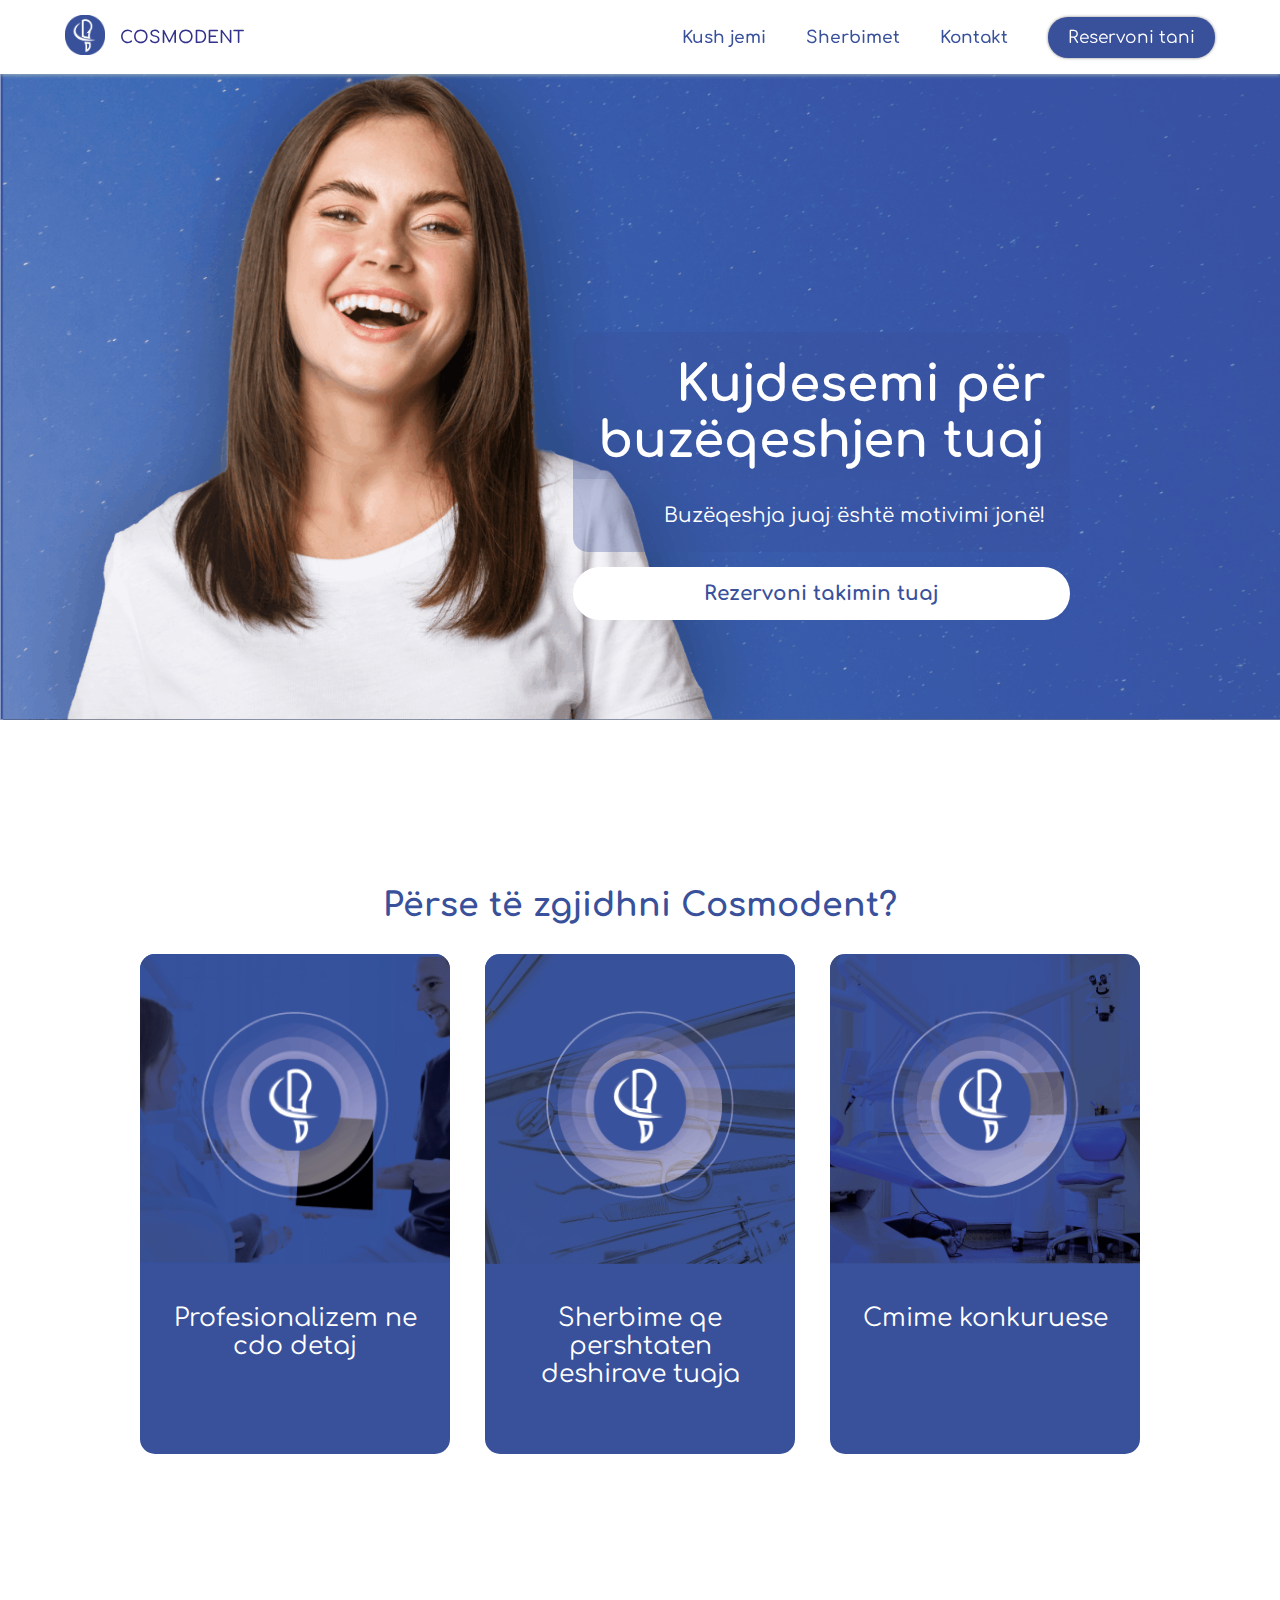
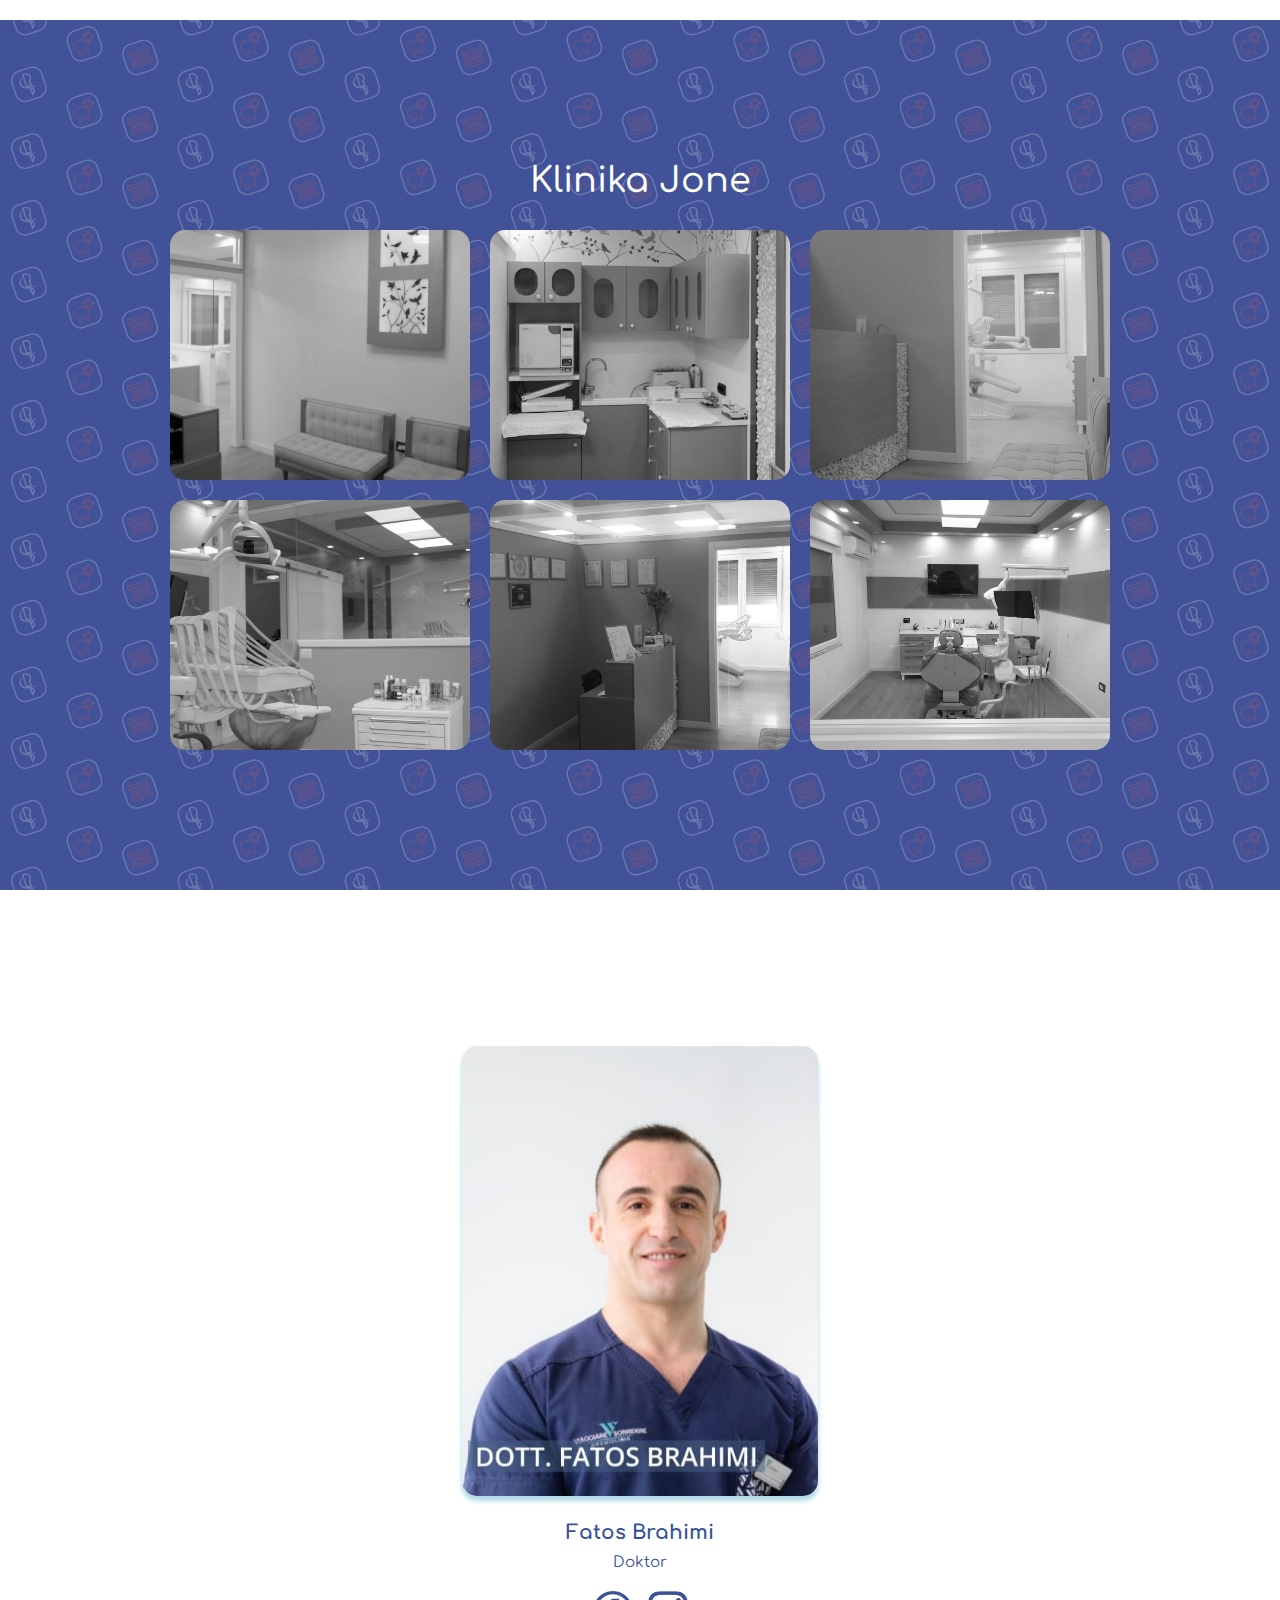
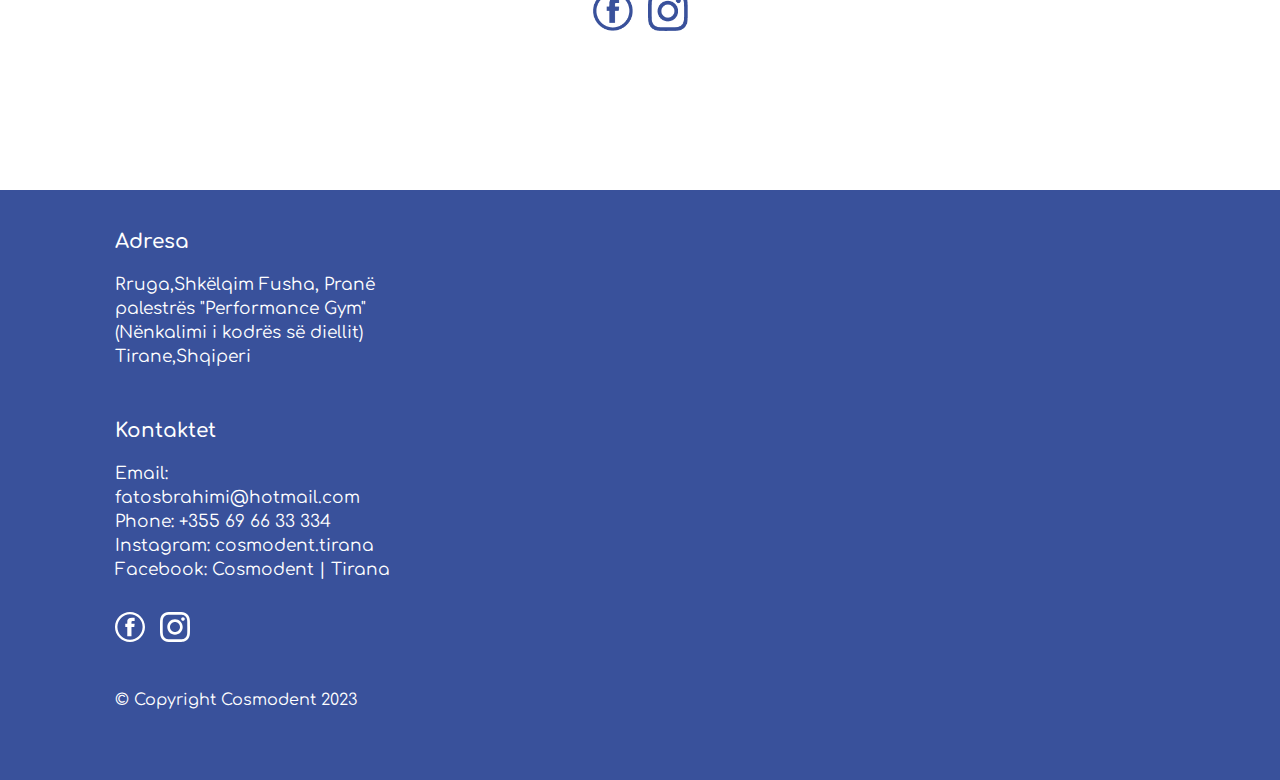
<file: index.html>
<!DOCTYPE html>
<html lang="en">

<head>
  <meta charset="UTF-8">
  <meta name="viewport" content="width=device-width, initial-scale=1.0">
  <title>Cosmodent</title>
  <link rel="stylesheet" href="Styles/index.css">
  <link rel="stylesheet" href="Styles/header.css">
  <link rel="stylesheet" href="Styles/footer.css">
  <link rel="stylesheet" href="Styles/general.css">
  <link rel="stylesheet" href="Styles/gallery.css">
  <link rel="stylesheet" href="Styles/gallery-carousel.css">
  <link rel="icon" type="image/x-icon" href="Images/logo-header.png">
  <link rel="preconnect" href="https://fonts.googleapis.com">
  <link rel="preconnect" href="https://fonts.gstatic.com" crossorigin>
  <link href="https://fonts.googleapis.com/css2?family=Comfortaa:wght@300..700&display=swap" rel="stylesheet">
</head>

<body>
  <nav>
    <div class="nav-container">
      <div class="header">
        <div class="header-left-section">
          <a class="logo-link" href="index.html">
            <img class="logo-header" src="Images/logo-header.png" alt="logo-header">
          </a>
          <a class="logo-link" href="index.html">
            <p class="logo-name">COSMODENT</p>
          </a>
        </div>
        <div class="header-right-section">
          <a class="page-link" href="kushjemi.html">
            <p class="links-header">Kush jemi</p>
          </a>
          <a class="page-link" href="sherbimet.html">
            <p class="links-header">Sherbimet</p>
          </a>
          <a class="contact-link" href="#footerdiv">
            <p class="links-header">Kontakt</p>
          </a>
          <a href="rezervoni.html">
            <button class="rezervoni-button">Reservoni tani</button>
          </a>
          <a href="javascript:void(0);" class="menu-icon">
            <img class="menu-burger-icon" src="Images/Icons/menu-svgrepo-com.svg" alt="menu-burger-icon">
          </a>
        </div>
      </div>
      <div class="dropdown" id="dropdownid">
        <a class="page-link-dropdown" href="kushjemi.html">
          <p class="dropdown-links">Kush jemi</p>
        </a>
        <a class="page-link-dropdown" href="sherbimet.html">
          <p class="dropdown-links">Sherbimet</p>
        </a>
        <a class="contact-link-dropdown" href="#footerdiv">
          <p class="dropdown-links">Kontakt</p>
        </a>
        <a href="rezervoni.html">
          <button class="dropdown-rezervoni-button">Reservoni tani</button>
        </a>
      </div>
    </div>
  </nav>

  <div class="main">
    <div class="parallax-div">
    </div>
    <div class="hero-section">
      <h1 class="main-phrase">Kujdesemi për <br> buzëqeshjen tuaj</h1>
      <p class="subtext">Buzëqeshja juaj është motivimi jonë!</p>
      <div role="button" class="action-button"><a class="action-button-link" href="rezervoni.html">Rezervoni takimin
          tuaj</a></div>
    </div>
  </div>

  <div class="main-info" id="main-info">
    <div class="main-header2">
      <h2 class="header2">
        Përse të zgjidhni Cosmodent?
      </h2>
    </div>
    <div class="sections">
      <div class="main-sections">
        <div class="div-image-main-section">
          <img class="image-main-section" src="Images/main-section-img1.png" alt="main-section-img1">
        </div>
        <p class="main-section-text">Profesionalizem ne cdo detaj</p>
      </div>
      <div class="main-sections">
        <div class="div-image-main-section">
          <img class="image-main-section" src="Images/main-section-img2.png" alt="main-section-img2">
        </div>
        <p class="main-section-text">Sherbime qe pershtaten deshirave tuaja</p>
      </div>
      <div class="main-sections">
        <div class="div-image-main-section">
          <img class="image-main-section" src="Images/main-section-img3.png" alt="main-section-img3">
        </div>
        <p class="main-section-text">Cmime konkuruese</p>
      </div>
    </div>
  </div>

  <div class="gallery-container">

    <div class="gallery">
      <p class="gallery-text">Klinika Jone</p>
      <div class="images-gallery-main">
        <img id="gallery-image1" class="gallery-image1" src="Images/gallery-image-1.jpeg" alt="alt-gallery-image-1">
        <img id="gallery-image2" class="gallery-image2" src="Images/gallery-image-2.jpeg" alt="alt-gallery-image-2">
        <img id="gallery-image3" class="gallery-image3" src="Images/gallery-image-3.jpg" alt="alt-gallery-image-3">
        <img id="gallery-image4" class="gallery-image4" src="Images/gallery-image-4.jpg" alt="alt-gallery-image-4">
        <img id="gallery-image5" class="gallery-image5" src="Images/gallery-image-5.jpg" alt="alt-gallery-image-5">
        <img id="gallery-image6" class="gallery-image6" src="Images/gallery-image-6.jpg" alt="alt-gallery-image-6">
      </div>
    </div>

    <div class="carousel">
      <button class="exit-button"><img src="Images/Icons/exit-white.svg" alt=""></button>
      <div class="gallery-wrap">

        <button class="backward-button">
          <img class="backward-button-image" src="Images/Icons/Backward.svg" alt="">
        </button>

        <div class="gallery-carousel">
          <div class="images-gallery-main-carousel">
            <img id="gallery-carousel-image1" class="gallery-carousel-image1" src="Images/gallery-image-1.jpeg"
              alt="alt-gallery-image-1">
          </div>
          <div class="images-gallery-main-carousel">
            <img id="gallery-carousel-image2" class="gallery-carousel-image2" src="Images/gallery-image-2.jpeg"
              alt="alt-gallery-image-2">
          </div>
          <div class="images-gallery-main-carousel">
            <img id="gallery-carousel-image3" class="gallery-carousel-image3" src="Images/gallery-image-3.jpg"
              alt="alt-gallery-image-3">
          </div>

          <div class="images-gallery-main-carousel">
            <img id="gallery-carousel-image4" class="gallery-carousel-image4" src="Images/gallery-image-4.jpg"
              alt="alt-gallery-image-4">
          </div>
          <div class="images-gallery-main-carousel">
            <img id="gallery-carousel-image5" class="gallery-carousel-image5" src="Images/gallery-image-5.jpg"
              alt="alt-gallery-image-5">
          </div>
          <div class="images-gallery-main-carousel">
            <img id="gallery-carousel-image6" class="gallery-carousel-image6" src="Images/gallery-image-6.jpg"
              alt="alt-gallery-image-6">
          </div>
        </div>
        <button class="foward-button">
          <img class="foward-button-image" src="Images/Icons/Foward.svg" alt="">
        </button>
      </div>
    </div>

  </div>

  <div class="staff-section">
    <img class="profile-doc" src="Images/profile-pic.jpeg" alt="profile-pic">
    <strong class="profile-name">Fatos Brahimi</strong>
    <p class="profile-title">Doktor</p>

    <div class="social-icons">
      <a href="https://www.facebook.com/CosmodentTirana" target="_blank">
        <img class="social-icons-image" src="Images/Icons/fb-socio-icon.png" alt="fb-socio-icon">
      </a>
      <a href="https://www.instagram.com/cosmodent.tirana" target="_blank">
        <img class="social-icons-image" src="Images/Icons/ig-socio-icon.png" alt="ig-socio-icon">
      </a>

    </div>

  </div>

  <footer id="footerdiv">
    <div class="info">
      <div class="adress">
        <p class="adress-main-title">Adresa</p>
        <p class="adress-sub-title">
          Rruga,Shkëlqim Fusha,
          Pranë palestrës "Performance Gym"
          (Nënkalimi i kodrës së diellit)
          Tirane,Shqiperi
        </p>
      </div>

      <div class="contacts">
        <p class="contacts-main-title">Kontaktet</p>
        <p class="contacts-sub-title">
          Email: fatosbrahimi@hotmail.com
          Phone: +355 69 66 33 334
          Instagram: cosmodent.tirana
          Facebook: Cosmodent | Tirana
        </p>
      </div>

      <div class="footer-socio-icons">
        <a href="https://www.facebook.com/CosmodentTirana" target="_blank">
          <img class="footer-socio-icon" src="Images/Icons/fb-socio-icon-white.svg" alt="fb-socio-icon-white">
        </a>
        <a href="https://www.instagram.com/cosmodent.tirana" target="_blank">
          <img class="footer-socio-icon" src="Images/Icons/ig-socio-icon-white.svg" alt="ig-socio-icon-white">
        </a>

      </div>

      <p class="copyright">© Copyright Cosmodent 2023</p>
    </div>
    
    <iframe title="cosmodent-map" class="googlemap"
      src="https://www.google.com/maps/embed?pb=!1m14!1m8!1m3!1d5993.736102722761!2d19.805363!3d41.311734!3m2!1i1024!2i768!4f13.1!3m3!1m2!1s0x135031eb220eadfd%3A0x1c90f6c4bbe512bc!2sCosmodent!5e0!3m2!1ssq!2sus!4v1753770655684!5m2!1ssq!2sus"
      width="600" height="450" style="border:0;" allowfullscreen="" loading="lazy"
      referrerpolicy="no-referrer-when-downgrade">
    </iframe>
  </footer>

  <script src="Scripts/Parallax.js"></script>
  <script src="Scripts/Gallery.js"></script>
  <script src="Scripts/Header.js"></script>
</body>

</html>
</file>
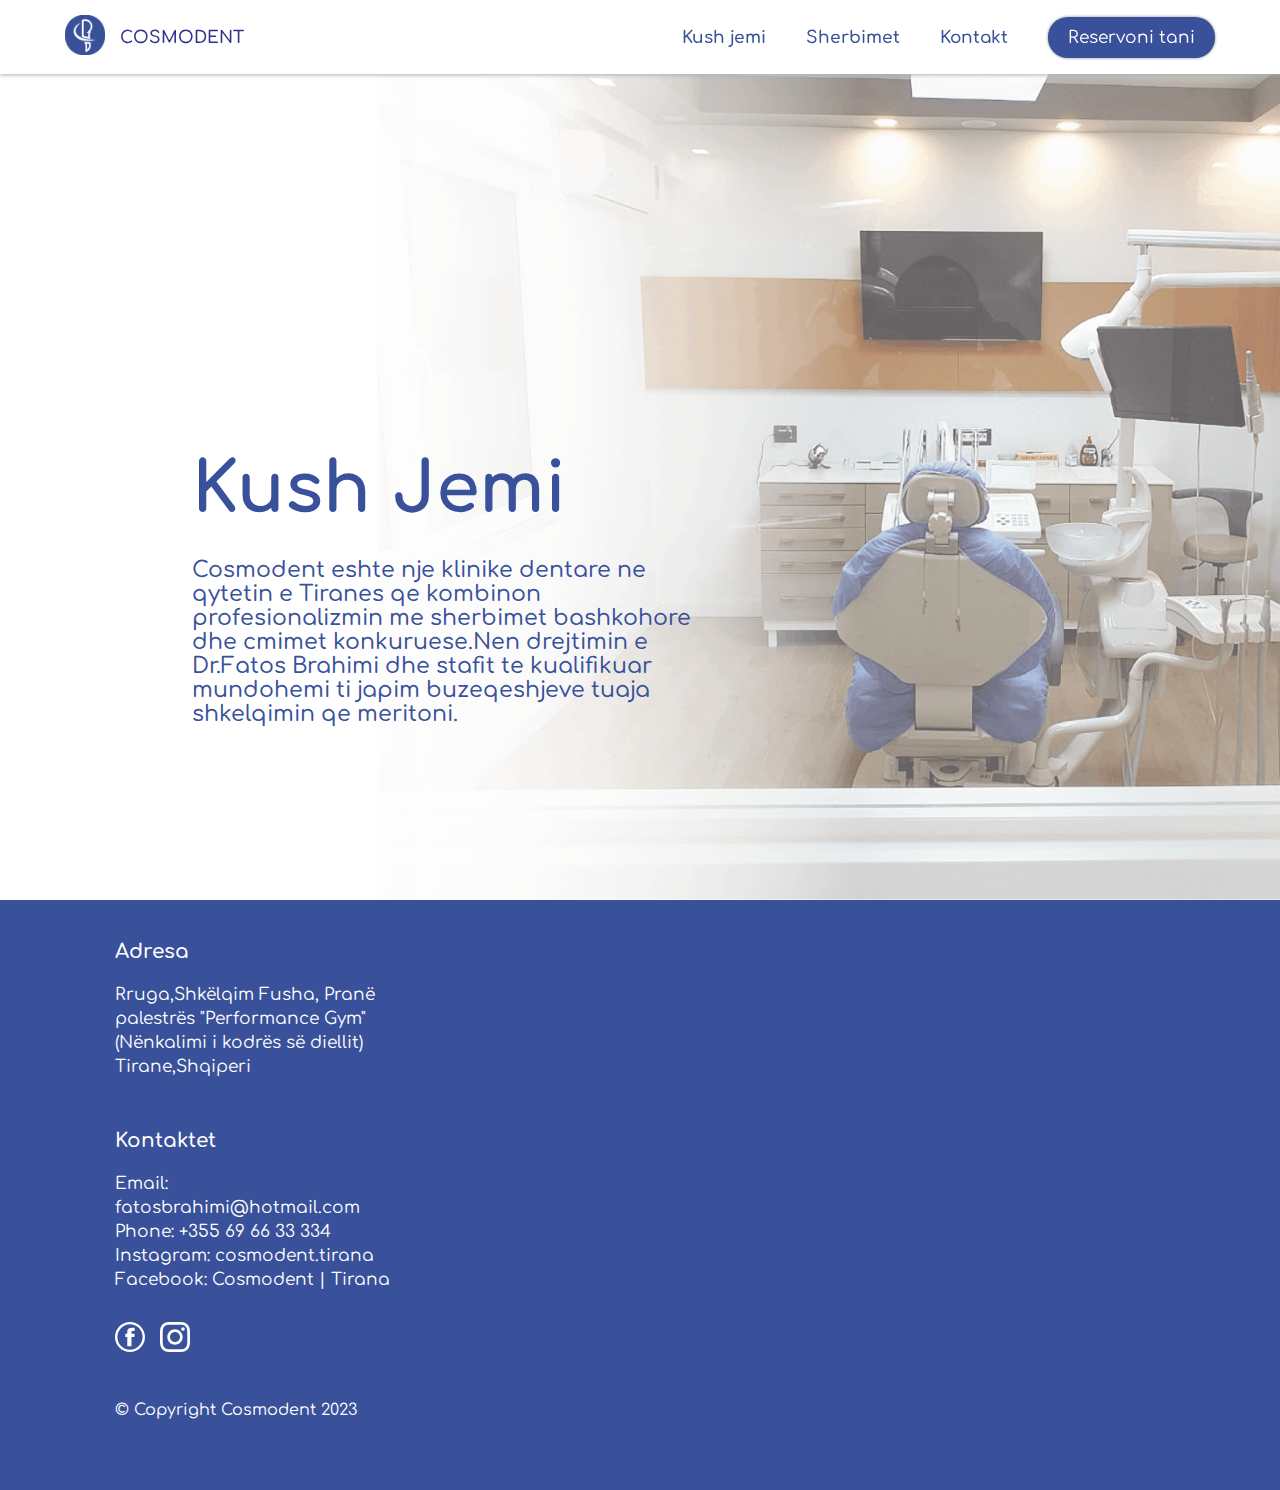
<file: kushjemi.html>
<!DOCTYPE html>
<html lang="en">

<head>
  <meta charset="UTF-8">
  <meta name="viewport" content="width=device-width, initial-scale=1.0">
  <title>Kush Jemi</title>
  <link rel="stylesheet" href="Styles/header.css">
  <link rel="stylesheet" href="Styles/footer.css">
  <link rel="stylesheet" href="Styles/general.css">
  <link rel="stylesheet" href="Styles/kushjemi.css">
  <link rel="icon" type="image/x-icon" href="Images/logo-header.png">
  <link rel="preconnect" href="https://fonts.googleapis.com">
  <link rel="preconnect" href="https://fonts.gstatic.com" crossorigin>
  <link href="https://fonts.googleapis.com/css2?family=Comfortaa:wght@300..700&display=swap" rel="stylesheet">
</head>

<body>
  <nav>
    <div class="nav-container">
      <div class="header">
        <div class="header-left-section">
          <a class="logo-link" href="index.html">
            <img class="logo-header" src="Images/logo-header.png" alt="logo-header">
          </a>
          <a class="logo-link" href="index.html">
            <p class="logo-name">COSMODENT</p>
          </a>
        </div>
        <div class="header-right-section">
          <a class="page-link" href="kushjemi.html">
            <p class="links-header">Kush jemi</p>
          </a>
          <a class="page-link" href="sherbimet.html">
            <p class="links-header">Sherbimet</p>
          </a>
          <a class="contact-link" href="#footerdiv">
            <p class="links-header">Kontakt</p>
          </a>
          <a href="rezervoni.html">
            <button class="rezervoni-button">Reservoni tani</button>
          </a>
          <a href="javascript:void(0);" class="menu-icon">
            <img class="menu-burger-icon" src="Images/Icons/menu-svgrepo-com.svg" alt="menu-burger-icon">
          </a>
        </div>
      </div>
      <div class="dropdown" id="dropdownid">
        <a class="page-link-dropdown" href="kushjemi.html">
          <p class="dropdown-links">Kush jemi</p>
        </a>
        <a class="page-link-dropdown" href="sherbimet.html">
          <p class="dropdown-links">Sherbimet</p>
        </a>
        <a class="contact-link-dropdown" href="#footerdiv">
          <p class="dropdown-links">Kontakt</p>
        </a>
        <a href="rezervoni.html">
          <button class="dropdown-rezervoni-button">Reservoni tani</button>
        </a>
      </div>
    </div>
  </nav>

  <div class="main">
    <div class="parallax-div">
    </div>
    <div class="hero-section">
      <h3 class="title-about"><strong>Kush Jemi</strong></h3>
      <p class="text-about">
        Cosmodent eshte nje klinike dentare ne qytetin e Tiranes
        qe kombinon profesionalizmin me sherbimet bashkohore dhe
        cmimet konkuruese.Nen drejtimin e Dr.Fatos Brahimi dhe
        stafit te kualifikuar mundohemi ti japim buzeqeshjeve tuaja
        shkelqimin qe meritoni.
      </p>
    </div>
  </div>

  <footer id="footerdiv">
    <div class="info">
      <div class="adress">
        <p class="adress-main-title">Adresa</p>
        <p class="adress-sub-title">
          Rruga,Shkëlqim Fusha,
          Pranë palestrës "Performance Gym"
          (Nënkalimi i kodrës së diellit)
          Tirane,Shqiperi
        </p>
      </div>

      <div class="contacts">
        <p class="contacts-main-title">Kontaktet</p>
        <p class="contacts-sub-title">
          Email: fatosbrahimi@hotmail.com
          Phone: +355 69 66 33 334
          Instagram: cosmodent.tirana
          Facebook: Cosmodent | Tirana
        </p>
      </div>

      <div class="footer-socio-icons">
        <a href="https://www.facebook.com/CosmodentTirana" target="_blank">
          <img class="footer-socio-icon" src="Images/Icons/fb-socio-icon-white.svg" alt="fb-socio-icon-white">
        </a>
        <a href="https://www.instagram.com/cosmodent.tirana" target="_blank">
          <img class="footer-socio-icon" src="Images/Icons/ig-socio-icon-white.svg" alt="ig-socio-icon-white">
        </a>

      </div>

      <p class="copyright">© Copyright Cosmodent 2023</p>
    </div>
    <iframe class="googlemap"
      src="https://www.google.com/maps/embed?pb=!1m14!1m8!1m3!1d5993.736102722761!2d19.805363!3d41.311734!3m2!1i1024!2i768!4f13.1!3m3!1m2!1s0x135031eb220eadfd%3A0x1c90f6c4bbe512bc!2sCosmodent!5e0!3m2!1ssq!2sus!4v1753770655684!5m2!1ssq!2sus"
      width="600" height="450" style="border:0;" allowfullscreen="" loading="lazy"
      referrerpolicy="no-referrer-when-downgrade">
    </iframe>

  </footer>

  <script src="Scripts/Parallax.js"></script>
  <script src="Scripts/Header.js"></script>
</body>

</html>
</file>
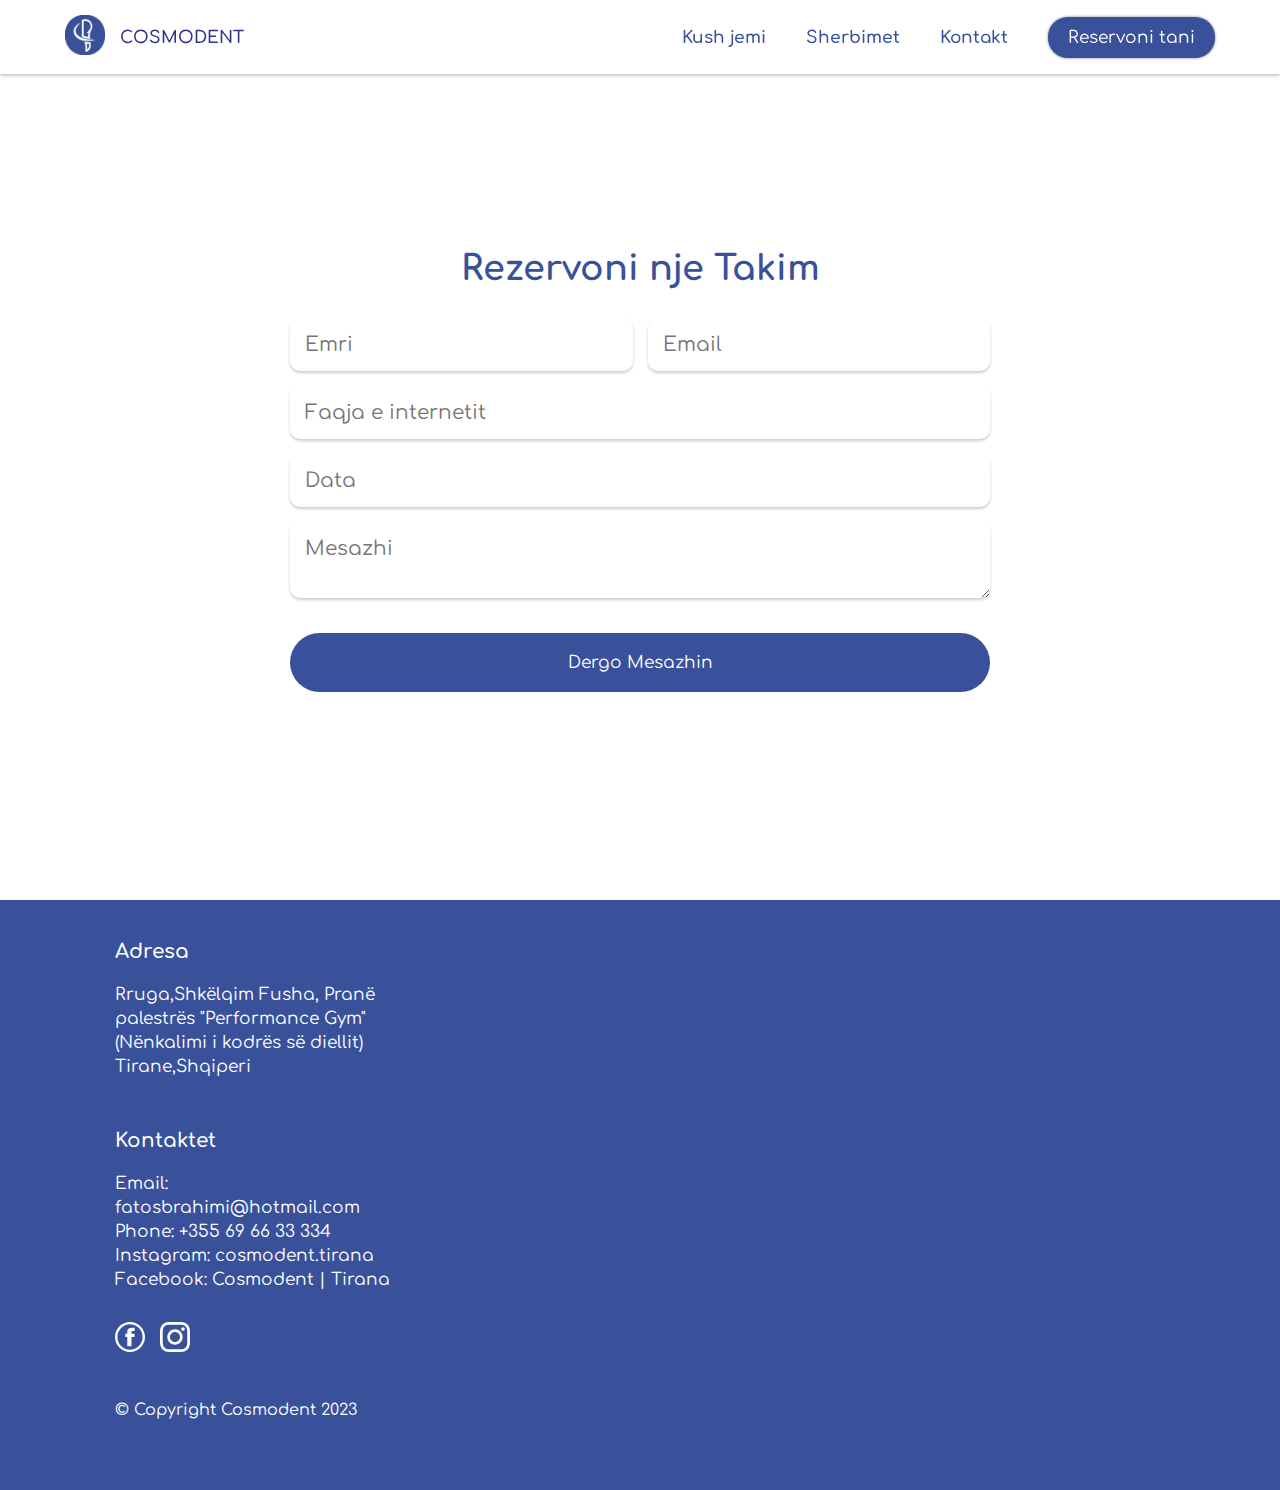
<file: rezervoni.html>
<!DOCTYPE html>
<html lang="en">

<head>
  <meta charset="UTF-8">
  <meta name="viewport" content="width=device-width, initial-scale=1.0">
  <title>Sherbimet</title>
  <link rel="stylesheet" href="Styles/header.css">
  <link rel="stylesheet" href="Styles/footer.css">
  <link rel="stylesheet" href="Styles/general.css">
  <link rel="stylesheet" href="Styles/rezervoni.css">
  <link rel="icon" type="image/x-icon" href="Images/logo-header.png">
  <link rel="preconnect" href="https://fonts.googleapis.com">
  <link rel="preconnect" href="https://fonts.gstatic.com" crossorigin>
  <link href="https://fonts.googleapis.com/css2?family=Comfortaa:wght@300..700&display=swap" rel="stylesheet">
</head>

<body>
  <nav>
    <div class="nav-container">
      <div class="header">
        <div class="header-left-section">
          <a class="logo-link" href="index.html">
            <img class="logo-header" src="Images/logo-header.png" alt="logo-header">
          </a>
          <a class="logo-link" href="index.html">
            <p class="logo-name">COSMODENT</p>
          </a>
        </div>
        <div class="header-right-section">
          <a class="page-link" href="kushjemi.html">
            <p class="links-header">Kush jemi</p>
          </a>
          <a class="page-link" href="sherbimet.html">
            <p class="links-header">Sherbimet</p>
          </a>
          <a class="contact-link" href="#footerdiv">
            <p class="links-header">Kontakt</p>
          </a>
          <a href="rezervoni.html">
            <button class="rezervoni-button">Reservoni tani</button>
          </a>
          <a href="javascript:void(0);" class="menu-icon">
            <img class="menu-burger-icon" src="Images/Icons/menu-svgrepo-com.svg" alt="menu-burger-icon">
          </a>
        </div>
      </div>
      <div class="dropdown" id="dropdownid">
        <a class="page-link-dropdown" href="kushjemi.html">
          <p class="dropdown-links">Kush jemi</p>
        </a>
        <a class="page-link-dropdown" href="sherbimet.html">
          <p class="dropdown-links">Sherbimet</p>
        </a>
        <a class="contact-link-dropdown" href="#footerdiv">
          <p class="dropdown-links">Kontakt</p>
        </a>
        <a href="rezervoni.html">
          <button class="dropdown-rezervoni-button">Reservoni tani</button>
        </a>
      </div>
    </div>
  </nav>

  <div class="main">

    <h5 class="reserve-title">Rezervoni nje Takim</h5>

    <form action="https://api.web3forms.com/submit" method="POST">
      <div class="form-input">
        <input type="hidden" name="access_key" value="d59d4427-7fda-49f6-9015-1d769bdda3c6">
        <input name="name" class="form-name" type="text" placeholder="Emri" required>
        <input name="email" class="form-email" type="email" placeholder="Email" required>
        <input name="website" class="form-web" type="text" placeholder="Faqja e internetit" required>
        <input name="date" class="form-date" type="text" onfocus="(this.type='date')" onblur="(this.type='text')"
          placeholder="Data" id="date" required>
        <textarea name="message" class="form-message" type="text" placeholder="Mesazhi"></textarea required>
        <button type="submit" class="send-message">Dergo Mesazhin</button>
      </div>
    </form>

  </div>

  </div>

  <footer id="footerdiv">
    <div class="info">
      <div class="adress">
        <p class="adress-main-title">Adresa</p>
        <p class="adress-sub-title">
          Rruga,Shkëlqim Fusha,
          Pranë palestrës "Performance Gym"
          (Nënkalimi i kodrës së diellit)
          Tirane,Shqiperi
        </p>
      </div>

      <div class="contacts">
        <p class="contacts-main-title">Kontaktet</p>
        <p class="contacts-sub-title">
          Email: fatosbrahimi@hotmail.com
          Phone: +355 69 66 33 334
          Instagram: cosmodent.tirana
          Facebook: Cosmodent | Tirana
        </p>
      </div>

      <div class="footer-socio-icons">
        <a href="https://www.facebook.com/CosmodentTirana" target="_blank">
          <img class="footer-socio-icon" src="Images/Icons/fb-socio-icon-white.svg" alt="fb-socio-icon-white">
        </a>
        <a href="https://www.instagram.com/cosmodent.tirana" target="_blank">
          <img class="footer-socio-icon" src="Images/Icons/ig-socio-icon-white.svg" alt="ig-socio-icon-white">
        </a>

      </div>

      <p class="copyright">© Copyright Cosmodent 2023</p>
    </div>
    <iframe class="googlemap"
      src="https://www.google.com/maps/embed?pb=!1m14!1m8!1m3!1d5993.736102722761!2d19.805363!3d41.311734!3m2!1i1024!2i768!4f13.1!3m3!1m2!1s0x135031eb220eadfd%3A0x1c90f6c4bbe512bc!2sCosmodent!5e0!3m2!1ssq!2sus!4v1753770655684!5m2!1ssq!2sus"
      width="600" height="450" style="border:0;" allowfullscreen="" loading="lazy"
      referrerpolicy="no-referrer-when-downgrade">
    </iframe>

  </footer>
  <script src="Scripts/Header.js"></script>
</body>

</html>
</file>
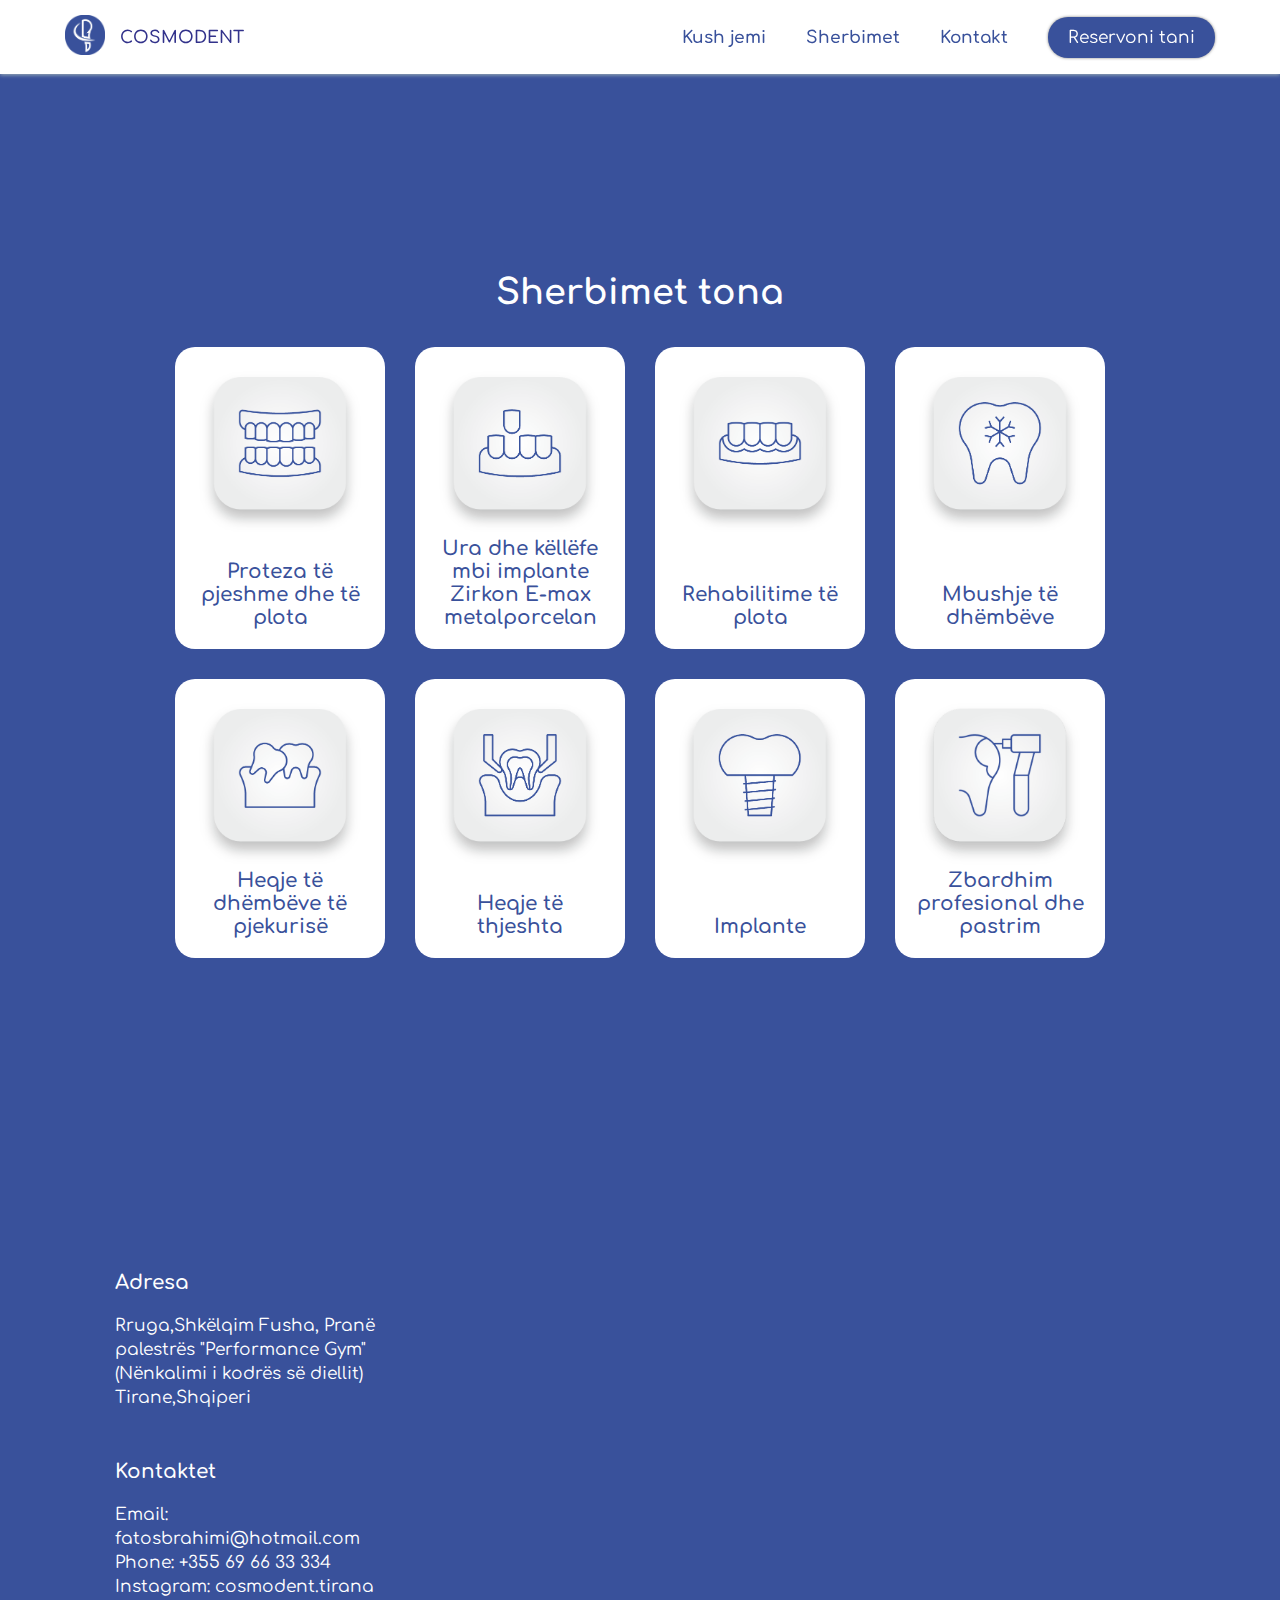
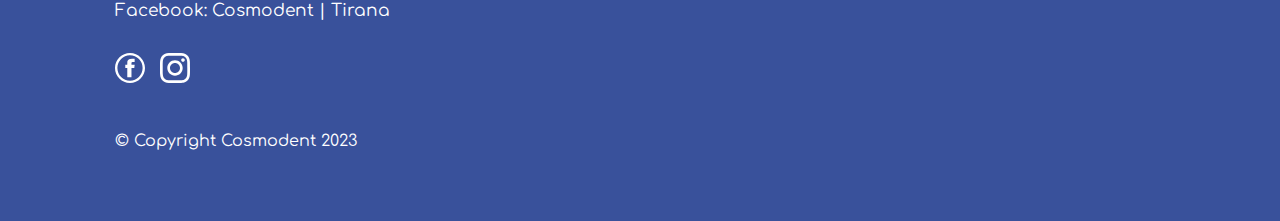
<file: sherbimet.html>
<!DOCTYPE html>
<html lang="en">

<head>
  <meta charset="UTF-8">
  <meta name="viewport" content="width=device-width, initial-scale=1.0">
  <title>Sherbimet</title>
  <link rel="stylesheet" href="Styles/header.css">
  <link rel="stylesheet" href="Styles/footer.css">
  <link rel="stylesheet" href="Styles/general.css">
  <link rel="stylesheet" href="Styles/sherbimet.css">
  <link rel="icon" type="image/x-icon" href="Images/logo-header.png">
  <link rel="preconnect" href="https://fonts.googleapis.com">
  <link rel="preconnect" href="https://fonts.gstatic.com" crossorigin>
  <link href="https://fonts.googleapis.com/css2?family=Comfortaa:wght@300..700&display=swap" rel="stylesheet">
</head>

<body>
  <nav>
    <div class="nav-container">
      <div class="header">
        <div class="header-left-section">
          <a class="logo-link" href="index.html">
            <img class="logo-header" src="Images/logo-header.png" alt="logo-header">
          </a>
          <a class="logo-link" href="index.html">
            <p class="logo-name">COSMODENT</p>
          </a>
        </div>
        <div class="header-right-section">
          <a class="page-link" href="kushjemi.html">
            <p class="links-header">Kush jemi</p>
          </a>
          <a class="page-link" href="sherbimet.html">
            <p class="links-header">Sherbimet</p>
          </a>
          <a class="contact-link" href="#footerdiv">
            <p class="links-header">Kontakt</p>
          </a>
          <a href="rezervoni.html">
            <button class="rezervoni-button">Reservoni tani</button>
          </a>
          <a href="javascript:void(0);" class="menu-icon">
            <img class="menu-burger-icon" src="Images/Icons/menu-svgrepo-com.svg" alt="menu-burger-icon">
          </a>
        </div>
      </div>
      <div class="dropdown" id="dropdownid">
        <a class="page-link-dropdown" href="kushjemi.html">
          <p class="dropdown-links">Kush jemi</p>
        </a>
        <a class="page-link-dropdown" href="sherbimet.html">
          <p class="dropdown-links">Sherbimet</p>
        </a>
        <a class="contact-link-dropdown" href="#footerdiv">
          <p class="dropdown-links">Kontakt</p>
        </a>
        <a href="rezervoni.html">
          <button class="dropdown-rezervoni-button">Reservoni tani</button>
        </a>
      </div>
    </div>
  </nav>

  <div class="main">

    <div class="services-section">
      <h4 class="title-main">Sherbimet tona</h4>
      <div class="services-grid">
        <div class="service">
          <img class="service-img" src="Images/icon1.png" alt="icon1">
          <p class="title-service">Proteza të pjeshme dhe të plota</p>
        </div>
        <div class="service">
          <img class="service-img" src="Images/icon2.png" alt="icon2">
          <p class="title-service">
            Ura dhe këllëfe mbi implante Zirkon
            E-max metalporcelan
          </p>
        </div>
        <div class="service">
          <img class="service-img" src="Images/icon3.png" alt="icon3">
          <p class="title-service">Rehabilitime të plota</p>
        </div>
        <div class="service">
          <img class="service-img" src="Images/icon4.png" alt="icon4">
          <p class="title-service">Mbushje të dhëmbëve</p>
        </div>
        <div class="service">
          <img class="service-img" src="Images/icon5.png" alt="icon5">
          <p class="title-service">Heqje të dhëmbëve të pjekurisë</p>
        </div>
        <div class="service">
          <img class="service-img" src="Images/icon6.png" alt="icon6">
          <p class="title-service">Heqje të thjeshta</p>
        </div>
        <div class="service">
          <img class="service-img" src="Images/icon7.png" alt="icon7">
          <p class="title-service">Implante</p>
        </div>
        <div class="service">
          <img class="service-img" src="Images/icon8.png" alt="icon8">
          <p class="title-service">Zbardhim profesional dhe pastrim</p>
        </div>
      </div>

    </div>

  </div>

  <footer id="footerdiv">
    <div class="info">
      <div class="adress">
        <p class="adress-main-title">Adresa</p>
        <p class="adress-sub-title">
          Rruga,Shkëlqim Fusha,
          Pranë palestrës "Performance Gym"
          (Nënkalimi i kodrës së diellit)
          Tirane,Shqiperi
        </p>
      </div>

      <div class="contacts">
        <p class="contacts-main-title">Kontaktet</p>
        <p class="contacts-sub-title">
          Email: fatosbrahimi@hotmail.com
          Phone: +355 69 66 33 334
          Instagram: cosmodent.tirana
          Facebook: Cosmodent | Tirana
        </p>
      </div>

      <div class="footer-socio-icons">
        <a href="https://www.facebook.com/CosmodentTirana" target="_blank">
          <img class="footer-socio-icon" src="Images/Icons/fb-socio-icon-white.svg" alt="fb-socio-icon-white">
        </a>
        <a href="https://www.instagram.com/cosmodent.tirana" target="_blank">
          <img class="footer-socio-icon" src="Images/Icons/ig-socio-icon-white.svg" alt="ig-socio-icon-white">
        </a>

      </div>

      <p class="copyright">© Copyright Cosmodent 2023</p>
    </div>
    <iframe class="googlemap"
      src="https://www.google.com/maps/embed?pb=!1m14!1m8!1m3!1d5993.736102722761!2d19.805363!3d41.311734!3m2!1i1024!2i768!4f13.1!3m3!1m2!1s0x135031eb220eadfd%3A0x1c90f6c4bbe512bc!2sCosmodent!5e0!3m2!1ssq!2sus!4v1753770655684!5m2!1ssq!2sus"
      width="600" height="450" style="border:0;" allowfullscreen="" loading="lazy"
      referrerpolicy="no-referrer-when-downgrade">
    </iframe>

  </footer>

  <script src="Scripts/Header.js"></script>
</body>

</html>
</file>
<file: Styles/index.css>
.main {
  height: 80vh;
  display: flex;
  flex-direction: column;
  align-items: center;
  justify-content: center;
  flex-shrink: 0;
}

.parallax-div {
  background-image: url(../Images/parallax-image.png);
  height: 100%;
  width: 100%;
  background-size: cover;
  min-height: 100%;
}

.hero-section {
  position: absolute;
  width: auto;
  height: auto;
  display: flex;
  flex-direction: column;
  margin: 40vh 150px 10% 40%;
  flex-shrink: 0;
  max-height: 100%;
  align-items: stretch;

}

.main-phrase {
  color: white;
  font-size: 50px;
  font-weight: bolder;
  width: auto;
  height: auto;
  text-align: right;
  white-space: nowrap;
  background-color: rgba(57, 81, 155, 0.4);
  border-top-left-radius: 15px;
  border-top-right-radius: 15px;
  padding: 25px 25px 10px 25px;
}

.subtext {
  color: white;
  width: auto;
  height: auto;
  font-size: 20px;
  font-weight: 400;
  text-align: right;
  background-color: rgba(57, 81, 155, 0.3);
  border-bottom-left-radius: 15px;
  border-bottom-right-radius: 15px;
  padding: 25px;
}

.action-button {
  background-color: white;
  width: auto;
  height: auto;
  text-align: center;
  padding: 15px;
  border-radius: 40px;
  margin-top: 15px;
  box-shadow: rgba(0, 2px, 5px, 0.7);
  cursor: pointer;
}

.action-button-link {
  font-size: 20px;
  font-weight: bolder;
  text-decoration: none;
  color: rgb(57, 81, 155);
}

.action-button:hover {
  background-color: rgb(235, 239, 243);
  box-shadow: rgba(0, 2px, 5px, 0.7);
}

.main-info {
  height: 70vh;
  background-color: white;
  display: flex;
  flex-direction: column;
  align-items: center;
  justify-content: center;
  flex-shrink: 0;
  min-height: 100%;
}

.main-header2 {
  font-size: 22px;
  font-weight: 300;
  color: rgb(57, 81, 155);
  margin-bottom: 30px;
}

.sections {
  display: flex;
  flex-direction: row;
  gap: 35px;
  justify-content: center;
  flex-shrink: 0;
}

.main-sections {
  display: flex;
  flex-direction: column;
  align-items: center;
  border-radius: 15px;
  width: 310px;
  height: 500px;
  background-color: rgb(57, 81, 155);
  cursor: pointer;
  flex-shrink: 0;
}

.main-sections:hover {
  opacity: 80%;
  transform: scale(101%);
}

.div-image-main-section {
  flex: 0.7;
}

.image-main-section {
  height: 310px;
  width: 310px;
  border-top-left-radius: 15px;
  border-top-right-radius: 15px;
  object-fit: cover;
}

.main-section-text {
  flex: 0.3;
  color: white;
  font-size: 25px;
  text-align: center;
  padding: 0px 20px 0px 20px;
  flex-shrink: 0;
}

.staff-section {
  height: 900px;
  display: flex;
  flex-direction: column;
  justify-content: center;
  align-items: center;
  flex-shrink: 0;

}

.profile-doc {
  height: 450px;
  border-radius: 15px;
  box-shadow: 0px 5px 5px lightblue;
  margin-bottom: 25px;
}

.profile-name {
  font-size: 20px;
  color: rgb(57, 81, 155);
  margin-bottom: 10px;
}

.profile-title {
  font-size: 15px;
  color: rgb(57, 81, 155);
  margin-bottom: 20px;
}

.social-icons {
  display: flex;
  flex-direction: row;
  gap: 15px;
  flex-shrink: 0;
}

.social-icons-image {
  height: 40px;
}

@media (max-height: 900px) {
  .staff-section {
    min-height: 900px;
    flex-shrink: 0;
  }

  .main-info {
    min-height: 900px;
    flex-shrink: 0;
  }

  .main {
    min-height: 600px;
  }
}

@media (min-width: 750px) and (max-width: 1000px) {
  .main {
    height: 80vh;
    display: flex;
    flex-direction: column;
    align-items: center;
    justify-content: center;
    flex-shrink: 0;
  }

  .parallax-div {
    background-image: url(../Images/parallax-image.png);
    height: 100%;
    width: 100%;
    background-size: cover;
    min-height: 100%;
    background-position: -150px;
  }

  .hero-section {
    position: absolute;
    width: 700px;
    height: auto;
    display: flex;
    flex-direction: column;
    margin: 40vh 50px 50px 50px;
    max-height: 100%;
    align-items: stretch;


  }

  .main-phrase {
    color: white;
    font-size: 40px;
    font-weight: bolder;
    width: auto;
    height: auto;
    background-color: rgba(57, 81, 155, 0.6);
    border-top-left-radius: 15px;
    border-top-right-radius: 15px;
  }

  .main-phrase>br {
    display: none;
  }

  .subtext {
    color: white;
    width: auto;
    height: auto;
    font-size: 20px;
    font-weight: 400;
    text-align: right;
    background-color: rgba(57, 81, 155, 0.3);
    border-bottom-left-radius: 15px;
    border-bottom-right-radius: 15px;
  }

  .action-button {
    background-color: white;
    width: auto;
    height: auto;
    text-align: center;
    padding: 15px;
    border-radius: 40px;
    margin-top: 15px;
    box-shadow: rgba(0, 2px, 5px, 0.7);
    cursor: pointer;
  }

  .action-button-link {
    font-size: 20px;
    font-weight: bolder;
    text-decoration: none;
    color: rgb(57, 81, 155);
  }

  .action-button:hover {
    background-color: rgb(235, 239, 243);
    box-shadow: rgba(0, 2px, 5px, 0.7);
  }

  .main-info {
    height: max-content;
    background-color: white;
    display: flex;
    flex-direction: column;
    align-items: center;
    justify-content: center;
    flex-shrink: 0;
    min-height: 100%;
    margin: 45px auto 35px auto;
  }

  .main-header2 {
    font-size: 20px;
    font-weight: 300;
    color: rgb(57, 81, 155);
    margin-bottom: 30px;
  }

  .sections {
    display: flex;
    flex-direction: column;
    gap: 45px;
    justify-content: center;
    flex-shrink: 0;
  }

  .main-sections {
    display: flex;
    flex-direction: column;
    align-items: center;
    border-radius: 15px;
    width: 450px;
    height: max-content;
    background-color: rgb(57, 81, 155);
    cursor: pointer;
    flex-shrink: 0;
    padding-bottom: 40px;
  }

  .main-sections:hover {
    opacity: 80%;
    transform: scale(101%);
  }

  .div-image-main-section {
    flex: 0.7;
  }

  .image-main-section {
    height: 350px;
    width: 450px;
    border-top-left-radius: 15px;
    border-top-right-radius: 15px;
    object-fit: cover;
  }

  .main-section-text {
    flex: 0.3;
    color: white;
    font-size: 25px;
    text-align: center;
    padding: 10px 20px 0px 20px;
    flex-shrink: 0;
  }

  .staff-section {
    height: 900px;
    display: flex;
    flex-direction: column;
    justify-content: center;
    align-items: center;
    flex-shrink: 0;
    min-height: 900px;

  }

  .profile-doc {
    height: 450px;
    border-radius: 15px;
    box-shadow: 0px 5px 5px lightblue;
    margin-bottom: 25px;
  }

  .profile-name {
    font-size: 20px;
    color: rgb(57, 81, 155);
    margin-bottom: 10px;
  }

  .profile-title {
    font-size: 15px;
    color: rgb(57, 81, 155);
    margin-bottom: 20px;
  }

  .social-icons {
    display: flex;
    flex-direction: row;
    gap: 15px;
    flex-shrink: 0;
  }

  .social-icons-image {
    height: 40px;
  }

}

@media (min-width: 500px) and (max-width: 749px) {
  .main {
    height: 80vh;
    display: flex;
    flex-direction: column;
    align-items: center;
    justify-content: center;
    flex-shrink: 0;
  }

  .parallax-div {
    background-image: url(../Images/parallax-image.png);
    height: 100%;
    width: 100%;
    background-size: cover;
    min-height: 100%;
    background-position: -150px;
  }

  .hero-section {
    position: absolute;
    width: auto;
    height: auto;
    display: flex;
    flex-direction: column;
    margin: 40vh 50px 50px 50px;
    max-height: 100%;
    align-items: stretch;


  }

  .main-phrase {
    color: white;
    font-size: 40px;
    font-weight: bolder;
    width: auto;
    height: auto;
    background-color: rgba(57, 81, 155, 0.6);
    border-top-left-radius: 15px;
    border-top-right-radius: 15px;
  }


  .subtext {
    color: white;
    width: auto;
    height: auto;
    font-size: 20px;
    font-weight: 400;
    text-align: right;
    background-color: rgba(57, 81, 155, 0.3);
    border-bottom-left-radius: 15px;
    border-bottom-right-radius: 15px;
  }

  .action-button {
    background-color: white;
    width: auto;
    height: auto;
    text-align: center;
    padding: 15px;
    border-radius: 40px;
    margin-top: 15px;
    box-shadow: rgba(0, 2px, 5px, 0.7);
    cursor: pointer;
  }

  .action-button-link {
    font-size: 20px;
    font-weight: bolder;
    text-decoration: none;
    color: rgb(57, 81, 155);
  }

  .action-button:hover {
    background-color: rgb(235, 239, 243);
    box-shadow: rgba(0, 2px, 5px, 0.7);
  }

  .main-info {
    height: max-content;
    background-color: white;
    display: flex;
    flex-direction: column;
    align-items: center;
    justify-content: center;
    flex-shrink: 0;
    min-height: 100%;
    margin: 45px auto 45px auto;
  }

  .main-header2 {
    font-size: 20px;
    font-weight: 300;
    color: rgb(57, 81, 155);
    margin-bottom: 30px;
  }

  .sections {
    display: flex;
    flex-direction: column;
    gap: 45px;
    justify-content: center;
    flex-shrink: 0;
  }

  .main-sections {
    display: flex;
    flex-direction: column;
    align-items: center;
    border-radius: 15px;
    width: 350px;
    height: max-content;
    background-color: rgb(57, 81, 155);
    cursor: pointer;
    flex-shrink: 0;
    padding-bottom: 40px;
  }

  .main-sections:hover {
    opacity: 80%;
    transform: scale(101%);
  }

  .div-image-main-section {
    flex: 0.7;
  }

  .image-main-section {
    height: 350px;
    width: 350px;
    border-top-left-radius: 15px;
    border-top-right-radius: 15px;
    object-fit: cover;
  }

  .main-section-text {
    flex: 0.3;
    color: white;
    font-size: 25px;
    text-align: center;
    padding: 10px 20px 0px 20px;
    flex-shrink: 0;
  }

  .staff-section {
    height: 900px;
    display: flex;
    flex-direction: column;
    justify-content: center;
    align-items: center;
    flex-shrink: 0;
    min-height: 900px;

  }

  .profile-doc {
    height: 450px;
    border-radius: 15px;
    box-shadow: 0px 5px 5px lightblue;
    margin-bottom: 25px;
  }

  .profile-name {
    font-size: 20px;
    color: rgb(57, 81, 155);
    margin-bottom: 10px;
  }

  .profile-title {
    font-size: 15px;
    color: rgb(57, 81, 155);
    margin-bottom: 20px;
  }

  .social-icons {
    display: flex;
    flex-direction: row;
    gap: 15px;
    flex-shrink: 0;
  }

  .social-icons-image {
    height: 40px;
  }

}

@media (min-width: 300px) and (max-width: 500px) {
  .main {
    height: 100vh;
    display: flex;
    flex-direction: column;
    align-items: center;
    justify-content: center;
    flex-shrink: 0;
  }

  .parallax-div {
    background-image: url(../Images/parallax-image.png);
    height: 100%;
    width: 100%;
    background-size: cover;
    min-height: 100%;
    background-position: -170px;
  }

  .hero-section {
    position: absolute;
    width: auto;
    height: auto;
    display: flex;
    flex-direction: column;
    margin: 50vh 50px 5px 50px;
    max-height: 100%;
    align-items: stretch;


  }

  .main-phrase {
    color: white;
    font-size: 24px;
    font-weight: bolder;
    width: auto;
    height: auto;
    background-color: rgba(57, 81, 155, 0.6);
    border-top-left-radius: 15px;
    border-top-right-radius: 15px;
  }


  .subtext {
    color: white;
    width: auto;
    height: auto;
    font-size: 18px;
    font-weight: 400;
    text-align: right;
    background-color: rgba(57, 81, 155, 0.3);
    border-bottom-left-radius: 15px;
    border-bottom-right-radius: 15px;
  }

  .action-button {
    background-color: white;
    width: auto;
    height: auto;
    text-align: center;
    padding: 15px;
    border-radius: 40px;
    margin-top: 15px;
    box-shadow: rgba(0, 2px, 5px, 0.7);
    cursor: pointer;
  }

  .action-button-link {
    font-size: 20px;
    font-weight: bolder;
    text-decoration: none;
    color: rgb(57, 81, 155);
  }

  .action-button:hover {
    background-color: rgb(235, 239, 243);
    box-shadow: rgba(0, 2px, 5px, 0.7);
  }

  .main-info {
    height: max-content;
    background-color: white;
    display: flex;
    flex-direction: column;
    align-items: center;
    justify-content: center;
    flex-shrink: 0;
    min-height: 100%;
    margin: 45px 10px 45px 10px;
  }

  .main-header2 {
    font-size: 17px;
    font-weight: 300;
    color: rgb(57, 81, 155);
    margin-bottom: 30px;
    text-align: center;
  }

  .sections {
    display: flex;
    flex-direction: column;
    gap: 45px;
    justify-content: center;
    flex-shrink: 0;
  }

  .main-sections {
    display: flex;
    flex-direction: column;
    align-items: center;
    border-radius: 15px;
    width: 300px;
    height: max-content;
    background-color: rgb(57, 81, 155);
    cursor: pointer;
    flex-shrink: 0;
    padding-bottom: 40px;
  }

  .main-sections:hover {
    opacity: 80%;
    transform: scale(101%);
  }

  .div-image-main-section {
    flex: 0.7;
  }

  .image-main-section {
    height: 300px;
    width: 300px;
    border-top-left-radius: 15px;
    border-top-right-radius: 15px;
    object-fit: cover;
  }

  .main-section-text {
    flex: 0.3;
    color: white;
    font-size: 25px;
    text-align: center;
    padding: 10px 20px 0px 20px;
    flex-shrink: 0;
  }

  .staff-section {
    height: 900px;
    display: flex;
    flex-direction: column;
    justify-content: center;
    align-items: center;
    flex-shrink: 0;
    min-height: 900px;

  }

  .profile-doc {
    height: 350px;
    border-radius: 15px;
    box-shadow: 0px 5px 5px lightblue;
    margin-bottom: 25px;
  }

  .profile-name {
    font-size: 20px;
    color: rgb(57, 81, 155);
    margin-bottom: 10px;
  }

  .profile-title {
    font-size: 15px;
    color: rgb(57, 81, 155);
    margin-bottom: 20px;
  }

  .social-icons {
    display: flex;
    flex-direction: row;
    gap: 15px;
    flex-shrink: 0;
  }

  .social-icons-image {
    height: 40px;
  }

}
</file>
<file: Styles/header.css>
.nav-container {
  position: relative;
  display: block;
  width: 100%;
}

.header {
  display: flex;
  position: fixed;
  flex-direction: row;
  background-color: white;
  width: 100vw;
  justify-content: space-between;
  padding: 15px;
  box-sizing: border-box;
  align-items: center;
  z-index: 100;
  box-shadow: 0px 1px 4px rgb(160, 178, 184);
  overflow: hidden;
}

.header-left-section {
  display: flex;
  justify-content: center;
  align-items: center;
  margin-left: 50px;
  justify-content: space-evenly;
}

.logo-link {
  margin: 0px;
  padding: 0px;
  border: 0px;
  width: auto;
  height: auto;
  padding-right: 15px;
  text-decoration: none;
}

.logo-header {
  width: 40px;
  height: auto;
}

.logo-name {
  font-size: 17px;
  font-weight: 600;
  color: rgb(50, 50, 139);
}

.header-right-section {
  display: flex;
  align-items: center;
  justify-content: space-evenly;
  margin-right: 50px;
}

.links-header {
  font-size: 17px;
  font-weight: 600;
  padding: 0px 20px;
  color: rgb(57, 81, 155);
  cursor: pointer;
}

.contact-link {
  text-decoration: none;
}

.page-link {
  text-decoration: none;
}

.rezervoni-button {
  font-size: 17px;
  padding: 11px 20px;
  color: rgb(255, 255, 255);
  background-color: rgb(57, 81, 155);
  box-shadow: 0px 0px 3px rgba(0, 0, 0, 0.5);
  border-radius: 20px;
  margin-left: 20px;
  cursor: pointer;
}

.rezervoni-button:hover {
  background-color: rgb(78, 107, 196);
}

.menu-icon {
  display: none;
  cursor: pointer;
}

.menu-burger-icon {
  display: none;
}

.dropdown {
  display: none;
}

@media (min-width: 700px) and (max-width: 860px) {
  .nav-container {
    position: relative;
    display: block;
  }

  .header {
    display: flex;
    position: fixed;
    flex-direction: row;
    background-color: white;
    width: 100%;
    justify-content: space-between;
    padding: 15px;
    align-items: center;
    z-index: 100;
    box-shadow: 0px 1px 4px rgb(160, 178, 184);
  }

  .header-left-section {
    display: flex;
    justify-content: center;
    align-items: center;
    margin-left: 30px;
  }

  .logo-link {
    margin: 0px;
    padding: 0px;
    border: 0px;
    width: auto;
    height: auto;
    padding-right: 15px;
    text-decoration: none;
  }

  .logo-header {
    width: 40px;
    height: auto;
  }

  .logo-name {
    font-size: 17px;
    font-weight: 600;
    color: rgb(50, 50, 139);
  }

  .header-right-section {
    display: flex;
    align-items: center;
    justify-content: space-evenly;
    margin-right: 30px;
  }

  .links-header {
    font-size: 15px;
    font-weight: 600;
    padding: 0px 8px;
    color: rgb(57, 81, 155);
    cursor: pointer;
  }

  .contact-link {
    text-decoration: none;
  }

  .page-link {
    text-decoration: none;
  }

  .rezervoni-button {
    font-size: 17px;
    padding: 11px 20px;
    color: rgb(255, 255, 255);
    background-color: rgb(57, 81, 155);
    box-shadow: 0px 0px 3px rgba(0, 0, 0, 0.5);
    border-radius: 20px;
    margin-left: 20px;
    cursor: pointer;
  }

  .rezervoni-button:hover {
    background-color: rgb(78, 107, 196);
  }

  .menu-icon {
    display: none;
    cursor: pointer;
  }

  .menu-burger-icon {
    display: none;
  }

  .dropdown {
    display: none;
  }

}


@media (min-width: 300px) and (max-width: 750px) {
  .nav-container {
    position: relative;
    display: block;
    width: 100%;
  }

  .header {
    display: flex;
    position: fixed;
    flex-direction: row;
    background-color: white;
    width: 100vw;
    justify-content: space-between;
    padding: 15px;
    box-sizing: border-box;
    align-items: center;
    z-index: 100;
    box-shadow: 0px 1px 4px rgb(160, 178, 184);
    overflow: hidden;
  }

  .header-left-section {
    display: flex;
    justify-content: center;
    align-items: center;
    margin-left: 30px;
  }

  .logo-link {
    margin: 0px;
    padding: 0px;
    border: 0px;
    width: auto;
    height: auto;
    padding-right: 15px;
    text-decoration: none;
  }

  .logo-header {
    width: 40px;
    height: auto;
  }

  .logo-name {
    font-size: 17px;
    font-weight: 600;
    color: rgb(50, 50, 139);
  }

  .header-right-section {
    display: flex;
    align-items: center;
    justify-content: center;
    margin-right: 30px;

  }

  .links-header {
    display: none;
  }


  .rezervoni-button {
    display: none;
  }

  .menu-icon {
    display: flex;
    justify-content: center;
    align-items: center;
    cursor: pointer;
    background-color: rgb(57, 81, 155);
    color: white;
    width: 50px;
    height: 50px;
    border-radius: 7px;
  }

  .menu-burger-icon {
    display: block;
    width: 20px;
    height: 20px;
  }

  .menu-burger-icon:hover {
    transform: scale(1.1);
  }

  .menu-icon:hover {
    background-color: rgb(78, 107, 196);
  }

  .dropdown {
    padding-top: 110px;
    position: fixed;
    z-index: 99;
    display: flex;
    flex-direction: column;
    width: 100vw;
    box-sizing: border-box;
    align-items: center;
    justify-content: center;
    background-color: white;
    padding-bottom: 30px;
    gap: 20px;
  }

  .page-link {
    display: none;
  }

  .page-link-dropdown {
    text-decoration: none;
  }

  .contact-link-dropdown {
    text-decoration: none;
  }

  .dropdown-links {
    font-size: 22px;
    font-weight: 600;
    color: rgb(57, 81, 155);
    cursor: pointer;
    text-align: center;
  }

  .dropdown-rezervoni-button {
    font-size: 22px;
    padding: 15px 25px;
    color: rgb(255, 255, 255);
    background-color: rgb(57, 81, 155);
    box-shadow: 0px 0px 3px rgba(0, 0, 0, 0.5);
    border-radius: 30px;
    cursor: pointer;
  }

  .dropdown-rezervoni-button:hover {
    background-color: rgb(78, 107, 196);
  }

}
</file>
<file: Styles/footer.css>
footer {
  background-color: rgb(57, 81, 155);
  height: auto;
  display: flex;
  flex-direction: row;
  justify-content: space-around;
  align-items: center;
  padding: 40px 40px 100px 40px;
  flex-shrink: 0;
}

.info {
  display: flex;
  flex-direction: column;
  width: 300px;
  height: 450px;

}

.adress {
  margin-bottom: 50px;
}

.adress-main-title {
  color: white;
  font-size: 20px;
  font-weight: 600;
  margin-bottom: 20px;
}

.adress-sub-title {
  color: white;
  font-size: 17px;
  font-weight: 400;
  line-height: 24px;
}

.contacts {
  margin-bottom: 30px;
}

.contacts-main-title {
  color: white;
  font-size: 20px;
  font-weight: 600;
  margin-bottom: 20px;
}

.contacts-sub-title {
  color: white;
  font-size: 17px;
  font-weight: 400;
  line-height: 24px;
}

.footer-socio-icons {
  display: flex;
  flex-direction: row;
  gap: 15px;
}

.footer-socio-icon {
  width: 30px;
  margin-bottom: 45px;
  cursor: pointer;
}

.copyright {
  color: white;
}

@media (min-width: 750px) and (max-width: 1000px) {
  footer {
    background-color: rgb(57, 81, 155);
    width: auto;
    height: auto;
    display: flex;
    flex-direction: row;
    justify-content: space-around;
    align-items: center;
    padding: 40px 40px 100px 40px;
    flex-shrink: 0;
  }

  .info {
    display: flex;
    flex-direction: column;
    width: max-content;
    height: max-content;
  }
}

@media (min-width: 500px) and (max-width: 750px) {
  footer {
    background-color: rgb(57, 81, 155);
    width: auto;
    height: auto;
    display: flex;
    flex-direction: column;
    justify-content: space-around;
    align-items: center;
    padding: 40px 40px 40px 40px;
    flex-shrink: 0;
  }

  .info {
    display: flex;
    flex-direction: column;
    width: auto;
    height: max-content;
  }

  .googlemap {
    width: auto;
    margin-top: 40px;
  }
}

@media (min-width: 300px) and (max-width: 500px) {
  footer {
    background-color: rgb(57, 81, 155);
    width: auto;
    height: auto;
    display: flex;
    flex-direction: column;
    justify-content: space-around;
    align-items: center;
    padding: 40px 20px 40px 20px;
    flex-shrink: 0;
  }

  .info {
    display: flex;
    flex-direction: column;
    width: 280px;
    height: max-content;
  }

  .googlemap {
    width: 300px;
    margin-top: 40px;
  }
}
</file>
<file: Styles/general.css>
* {
  margin: 0;
  border: 0;
  padding: 0;
  font-family: "Comfortaa", sans-serif;
  scrollbar-width: none;
}

html {
  scroll-behavior: smooth;
}
</file>
<file: Styles/gallery.css>
.gallery-container {
  position: relative;
  display: block;
  height: 800px;
  width: auto;
  background-image: url(../Images/Background-pattern.png);
  background-repeat: repeat;
  background-position: center;
  background-size: 1000px;
  align-items: center;
  justify-content: center;
  padding: 35px 0px 35px 0px;
  flex-shrink: 0;
}

.gallery {
  position: static;
  height: auto;
  width: auto;
  display: flex;
  flex-direction: column;
  align-items: center;
  justify-content: center;
  z-index: 0;
  min-height: 100%;
  flex-shrink: 0;
}

.gallery-text {
  font-size: 35px;
  font-weight: 500;
  color: rgb(255, 255, 255);
  margin-bottom: 30px;
}

.images-gallery-main {
  display: grid;
  justify-content: center;
  grid-template-columns: 300px 300px 300px;
  row-gap: 20px;
  column-gap: 20px;
  min-height: 100%;
}

.gallery-image1 {
  filter: grayscale(100%);
  width: 300px;
  height: 250px;
  object-fit: cover;
  border-radius: 15px;
  cursor: pointer;
}

.gallery-image2 {
  filter: grayscale(100%);
  width: 300px;
  height: 250px;
  object-fit: cover;
  border-radius: 15px;
  cursor: pointer;
}

.gallery-image3 {
  filter: grayscale(100%);
  width: 300px;
  height: 250px;
  object-fit: cover;
  border-radius: 15px;
  cursor: pointer;
}

.gallery-image4 {
  filter: grayscale(100%);
  width: 300px;
  height: 250px;
  object-fit: cover;
  border-radius: 15px;
  cursor: pointer;
}

.gallery-image5 {
  filter: grayscale(100%);
  width: 300px;
  height: 250px;
  object-fit: cover;
  border-radius: 15px;
  cursor: pointer;
}

.gallery-image6 {
  filter: grayscale(100%);
  width: 300px;
  height: 250px;
  object-fit: cover;
  border-radius: 15px;
  cursor: pointer;
}

.gallery-image1:hover,
.gallery-image2:hover,
.gallery-image3:hover,
.gallery-image4:hover,
.gallery-image5:hover,
.gallery-image6:hover {
  filter: grayscale(0);
  transition: 0.5s;
}

@media (min-width: 750px) and (max-width: 1000px) {
  .gallery-container {
    display: flex;
    height: auto;
    width: auto;
    background-image: url(../Images/Background-pattern.png);
    background-repeat: repeat;
    background-position: center;
    background-size: 800px;
    align-items: center;
    justify-content: center;
    padding: 45px 0px 45px 0px;
    flex-shrink: 0;
  }

  .gallery {
    height: auto;
    width: auto;
    display: flex;
    flex-direction: column;
    align-items: center;
    justify-content: center;
    z-index: 0;
    min-height: 100%;
  }

  .gallery-text {
    font-size: 35px;
    font-weight: 500;
    color: rgb(255, 255, 255);
    margin-bottom: 30px;
  }

  .images-gallery-main {
    display: grid;
    justify-content: center;
    grid-template-columns: 350px 350px;
    row-gap: 30px;
    column-gap: 20px;
    min-height: 100%;
  }

  .gallery-image1 {
    filter: grayscale(100%);
    width: 350px;
    height: 250px;
    object-fit: cover;
    border-radius: 15px;
    cursor: pointer;
  }

  .gallery-image2 {
    filter: grayscale(100%);
    width: 350px;
    height: 250px;
    object-fit: cover;
    border-radius: 15px;
    cursor: pointer;
  }

  .gallery-image3 {
    filter: grayscale(100%);
    width: 350px;
    height: 250px;
    object-fit: cover;
    border-radius: 15px;
    cursor: pointer;
  }

  .gallery-image4 {
    filter: grayscale(100%);
    width: 350px;
    height: 250px;
    object-fit: cover;
    border-radius: 15px;
    cursor: pointer;
  }

  .gallery-image5 {
    filter: grayscale(100%);
    width: 350px;
    height: 250px;
    object-fit: cover;
    border-radius: 15px;
    cursor: pointer;
  }

  .gallery-image6 {
    filter: grayscale(100%);
    width: 350px;
    height: 250px;
    object-fit: cover;
    border-radius: 15px;
    cursor: pointer;
  }


  .gallery-image1:hover,
  .gallery-image2:hover,
  .gallery-image3:hover,
  .gallery-image4:hover,
  .gallery-image5:hover,
  .gallery-image6:hover {
    filter: grayscale(0);
    transition: 0.5s;
  }

}

@media (min-width: 500px) and (max-width: 749px) {
  .gallery-container {
    display: flex;
    height: auto;
    width: auto;
    background-image: url(../Images/Background-pattern.png);
    background-repeat: repeat;
    background-position: center;
    background-size: 700px;
    align-items: center;
    justify-content: center;
    padding: 45px 0px 45px 0px;
    flex-shrink: 0;
  }

  .gallery {
    height: auto;
    width: auto;
    display: flex;
    flex-direction: column;
    align-items: center;
    justify-content: center;
    z-index: 0;
    min-height: 100%;
  }

  .gallery-text {
    font-size: 35px;
    font-weight: 500;
    color: rgb(255, 255, 255);
    margin-bottom: 30px;
  }

  .images-gallery-main {
    display: grid;
    justify-content: center;
    grid-template-columns: 350px;
    row-gap: 30px;
    column-gap: 20px;
    min-height: 100%;
  }

  .gallery-image1 {
    filter: grayscale(100%);
    width: 350px;
    height: 250px;
    object-fit: cover;
    border-radius: 15px;
    cursor: pointer;
  }

  .gallery-image2 {
    filter: grayscale(100%);
    width: 350px;
    height: 250px;
    object-fit: cover;
    border-radius: 15px;
    cursor: pointer;
  }

  .gallery-image3 {
    filter: grayscale(100%);
    width: 350px;
    height: 250px;
    object-fit: cover;
    border-radius: 15px;
    cursor: pointer;
  }

  .gallery-image4 {
    filter: grayscale(100%);
    width: 350px;
    height: 250px;
    object-fit: cover;
    border-radius: 15px;
    cursor: pointer;
  }

  .gallery-image5 {
    filter: grayscale(100%);
    width: 350px;
    height: 250px;
    object-fit: cover;
    border-radius: 15px;
    cursor: pointer;
  }

  .gallery-image6 {
    filter: grayscale(100%);
    width: 350px;
    height: 250px;
    object-fit: cover;
    border-radius: 15px;
    cursor: pointer;
  }


  .gallery-image1:hover,
  .gallery-image2:hover,
  .gallery-image3:hover,
  .gallery-image4:hover,
  .gallery-image5:hover,
  .gallery-image6:hover {
    filter: grayscale(0);
    transition: 0.5s;
  }

}

@media (min-width: 300px) and (max-width: 500px) {
  .gallery-container {
    display: flex;
    height: auto;
    width: auto;
    background-color: rgb(57, 81, 155);
    align-items: center;
    justify-content: center;
    padding: 45px 0px 45px 0px;
    flex-shrink: 0;
  }

  .gallery {
    height: auto;
    width: auto;
    display: flex;
    flex-direction: column;
    align-items: center;
    justify-content: center;
    z-index: 0;
    min-height: 100%;
  }

  .gallery-text {
    font-size: 35px;
    font-weight: 500;
    color: rgb(255, 255, 255);
    margin-bottom: 30px;
  }

  .images-gallery-main {
    display: grid;
    justify-content: center;
    grid-template-columns: 300px;
    row-gap: 30px;
    column-gap: 20px;
    min-height: 100%;
  }

  .gallery-image1 {
    filter: grayscale(100%);
    width: 300px;
    height: 200px;
    object-fit: cover;
    border-radius: 15px;
    cursor: pointer;
  }

  .gallery-image2 {
    filter: grayscale(100%);
    width: 300px;
    height: 200px;
    object-fit: cover;
    border-radius: 15px;
    cursor: pointer;
  }

  .gallery-image3 {
    filter: grayscale(100%);
    width: 300px;
    height: 200px;
    object-fit: cover;
    border-radius: 15px;
    cursor: pointer;
  }

  .gallery-image4 {
    filter: grayscale(100%);
    width: 300px;
    height: 200px;
    object-fit: cover;
    border-radius: 15px;
    cursor: pointer;
  }

  .gallery-image5 {
    filter: grayscale(100%);
    width: 300px;
    height: 200px;
    object-fit: cover;
    border-radius: 15px;
    cursor: pointer;
  }

  .gallery-image6 {
    filter: grayscale(100%);
    width: 300px;
    height: 200px;
    object-fit: cover;
    border-radius: 15px;
    cursor: pointer;
  }


  .gallery-image1:hover,
  .gallery-image2:hover,
  .gallery-image3:hover,
  .gallery-image4:hover,
  .gallery-image5:hover,
  .gallery-image6:hover {
    filter: grayscale(0);
    transition: 0.5s;
  }

}
</file>
<file: Styles/gallery-carousel.css>
body {
  overflow: auto;
}

.carousel {
  width: 100%;
  height: 100%;
  background-color: rgba(0, 0, 0, 0.5);
  display: none;
  flex-direction: column;
  align-items: end;
  padding-bottom: 25px;
  z-index: 400;
  position: fixed;
  top: 0;
  left: 0;
  bottom: 0;
  right: 0;
  overflow: auto;
}

.gallery-wrap {
  width: max-content;
  height: max-content;
  display: flex;
  align-items: center;
  justify-content: center;
  margin: auto;
}

.gallery-carousel {
  width: 900px;
  object-fit: cover;
  display: flex;
  overflow-x: scroll;
  scroll-behavior: smooth;
}

.gallery-carousel::-webkit-scrollbar {
  display: none;
}

.foward-button {
  width: 50px;
  cursor: pointer;
  margin: 40px;
  background: transparent;
}

.backward-button {
  width: 50px;
  cursor: pointer;
  margin: 40px;
  background: transparent;
}

.exit-button {
  width: 50px;
  cursor: pointer;
  background: transparent;
  margin-top: 25px;
  margin-right: 35px;
  margin-bottom: 10px;
  display: inline-block;
}

.images-gallery-main-carousel {
  width: 900px;
  height: auto;
  object-fit: cover;
  height: auto;
  display: grid;
  grid-template-columns: auto auto auto;
  grid-gap: 20px;
  align-items: center;
  justify-content: center;
  flex: none;
}

.gallery-carousel-image1 {
  width: 100%;
}

.gallery-carousel-image2 {
  width: 100%;
}

.gallery-carousel-image3 {
  width: 100%;
}

.gallery-carousel-image4 {
  width: 100%;
}

.gallery-carousel-image5 {
  width: 100%;
}

.gallery-carousel-image6 {
  width: 100%;
}



@media (min-width: 750px) and (max-width: 1000px) {
  body {
    overflow: auto;
  }

  .carousel {
    width: 100%;
    height: 100%;
    background-color: rgba(0, 0, 0, 0.5);
    display: none;
    flex-direction: column;
    align-items: end;
    padding-bottom: 25px;
    z-index: 400;
    position: fixed;
    top: 0;
    left: 0;
    bottom: 0;
    right: 0;
    overflow: auto;
  }

  .gallery-wrap {
    width: 100%;
    height: max-content;
    display: flex;
    align-items: center;
    justify-content: space-between;
    margin: auto;
  }

  .gallery-carousel {
    width: 700px;
    object-fit: cover;
    display: flex;
    overflow-x: scroll;
    scroll-behavior: smooth;
    align-items: center;

  }

  .gallery-carousel::-webkit-scrollbar {
    display: none;
  }

  .foward-button {
    width: 50px;
    cursor: pointer;
    margin: 40px;
    background: transparent;
  }

  .backward-button {
    width: 50px;
    cursor: pointer;
    margin: 40px;
    background: transparent;
  }

  .exit-button {
    width: 50px;
    cursor: pointer;
    background: transparent;
    margin-top: 25px;
    margin-right: 35px;
    margin-bottom: 10px;
    display: inline-block;
  }

  .images-gallery-main-carousel {
    width: 700px;
    height: 700px;
    object-fit: cover;
    height: auto;
    display: block;

  }

  .gallery-carousel-image1 {
    width: 100%;
    height: auto;
  }

  .gallery-carousel-image2 {
    width: 100%;
    height: auto;
  }

  .gallery-carousel-image3 {
    width: 100%;
    height: auto;
  }

  .gallery-carousel-image4 {
    width: 100%;
    height: auto;
  }

  .gallery-carousel-image5 {
    width: 100%;
    height: auto;
  }

  .gallery-carousel-image6 {
    width: 100%;
    height: auto;
  }
}

@media (min-width: 500px) and (max-width: 749px) {
  body {
    overflow: auto;
  }

  .carousel {
    width: 100%;
    height: 100%;
    background-color: rgba(0, 0, 0, 0.5);
    display: none;
    flex-direction: column;
    align-items: end;
    padding-bottom: 25px;
    z-index: 400;
    position: fixed;
    top: 0;
    left: 0;
    bottom: 0;
    right: 0;
    overflow: auto;
  }

  .gallery-wrap {
    width: 500px;
    height: auto;
    display: flex;
    flex-wrap: nowrap;
    flex-direction: row;
    align-items: center;
    justify-content: center;
    margin: auto;
  }


  .foward-button {
    display: none;
  }

  .backward-button {
    display: none;
  }

  .exit-button {
    width: 50px;
    cursor: pointer;
    background: transparent;
    margin-top: 25px;
    margin-right: 35px;
    margin-bottom: 10px;
    display: inline-block;
  }

  .images-gallery-main-carousel {
    width: 500px;
    height: auto;
    object-fit: cover;
    display: block;
  }
}

@media (min-width: 300px) and (max-width: 500px) {
  body {
    overflow: auto;
  }

  .carousel {
    width: 100%;
    height: 100%;
    background-color: rgba(0, 0, 0, 0.5);
    display: none;
    flex-direction: column;
    align-items: end;
    padding-bottom: 25px;
    z-index: 400;
    position: fixed;
    top: 0;
    left: 0;
    bottom: 0;
    right: 0;
    overflow: auto;
    box-sizing: border-box;
  }

  .gallery-wrap {
    width: 300px;
    height: auto;
    display: flex;
    flex-wrap: nowrap;
    flex-direction: row;
    align-items: center;
    justify-content: center;
    margin: auto;
  }


  .foward-button {
    display: none;
  }

  .backward-button {
    display: none;
  }

  .exit-button {
    width: 50px;
    cursor: pointer;
    background: transparent;
    margin-top: 25px;
    margin-right: 35px;
    margin-bottom: 10px;
    display: inline-block;
  }

  .images-gallery-main-carousel {
    width: 300px;
    height: auto;
    object-fit: cover;
    display: block;
  }

  .gallery-carousel-image1 {
    width: 300px;
    height: auto;
  }

  .gallery-carousel-image2 {
    width: 300px;
    height: auto;
  }

  .gallery-carousel-image3 {
    width: 300px;
    height: auto;
  }

  .gallery-carousel-image4 {
    width: 300px;
    height: auto;
  }

  .gallery-carousel-image5 {
    width: 300px;
    height: auto;
  }

  .gallery-carousel-image6 {
    width: 300px;
    height: auto;
  }
}
</file>
<file: Styles/kushjemi.css>
.main {
  height: 100vh;
  display: flex;
  flex-direction: column;
}

.parallax-div {
  position: absolute;
  background-image: url(../Images/artboard-84x-2000x1142.png);
  height: 100%;
  width: 100%;
  background-size: cover;
}

.hero-section {
  position: absolute;
  width: 500px;
  height: auto;
  display: flex;
  flex-direction: column;
  margin: 50vh auto auto 15%;
}

.title-about {
  color: rgb(57, 81, 155);
  font-size: 70px;
  font-weight: 800;
  margin-bottom: 30px;
}

.text-about {
  color: rgb(57, 81, 155);
  font-size: 22px;
  font-weight: 500;
}


@media (min-width: 1001px) and (max-width: 1200px) {

  .main {
    height: 80vh;
    display: flex;
    flex-direction: column;
  }

  .parallax-div {
    position: relative;
    background-image: url(../Images/artboard-84x-2000x1142.png);
    height: 100%;
    width: 100%;
    background-size: cover;
  }

  .hero-section {
    position: absolute;
    width: 530px;
    height: auto;
    display: flex;
    flex-direction: column;
    margin: 30vh auto 25% 10%;
    background-color: rgba(255, 255, 255, 0.5);
    border-radius: 10px;
  }

  .title-about {
    color: rgb(57, 81, 155);
    font-size: 45px;
    font-weight: 800;
    margin-bottom: 10px;
    padding: 15px;
  }

  .text-about {
    color: rgb(57, 81, 155);
    font-size: 15px;
    font-weight: 700;
    padding: 20px;
  }

}

@media (min-width: 750px) and (max-width: 1000px) {

  .main {
    height: 100vh;
    display: flex;
    flex-direction: column;
  }

  .parallax-div {
    position: absolute;
    background-image: url(../Images/artboard-84x-2000x1142.png);
    height: 100%;
    width: 100%;
    background-size: cover;
    background-position: -420px;
  }

  .hero-section {
    position: absolute;
    width: 480px;
    height: auto;
    display: flex;
    flex-direction: column;
    margin: 50vh auto auto 10%;
    background-color: rgba(255, 255, 255, 0.5);
    border-radius: 10px;
  }

  .title-about {
    color: rgb(57, 81, 155);
    font-size: 50px;
    font-weight: 800;
    margin-bottom: 10px;
    padding: 15px;
  }

  .text-about {
    color: rgb(57, 81, 155);
    font-size: 21px;
    font-weight: 700;
    padding: 15px;
  }

}

@media (min-width: 500px) and (max-width: 749px) {

  .main {
    height: 100vh;
    display: flex;
    flex-direction: column;
  }

  .parallax-div {
    position: absolute;
    background-image: url(../Images/artboard-84x-2000x1142.png);
    height: 100%;
    width: 100%;
    background-size: cover;
    background-position: -240px;
  }

  .hero-section {
    position: absolute;
    width: 350px;
    height: auto;
    display: flex;
    flex-direction: column;
    margin: 50vh auto auto 10%;
  }

  .title-about {
    color: rgb(57, 81, 155);
    font-size: 40px;
    font-weight: 800;
    margin-bottom: 30px;
  }

  .text-about {
    color: rgb(57, 81, 155);
    font-size: 19px;
    font-weight: 500;
  }

}

@media (min-width: 300px) and (max-width: 500px) {

  .main {
    height: 100vh;
    display: flex;
    flex-direction: column;
    align-items: center;
  }

  .parallax-div {
    position: absolute;
    background-image: url(../Images/artboard-84x-2000x1142.png);
    height: 100%;
    width: 100%;
    background-size: cover;
    background-position: -430px;
  }

  .hero-section {
    position: absolute;
    width: 300px;
    height: auto;
    display: flex;
    flex-direction: column;
    margin: 50vh auto auto auto;
    background-color: rgba(255, 255, 255, 0.5);
    border-radius: 10px;
  }

  .title-about {
    color: rgb(57, 81, 155);
    font-size: 38px;
    font-weight: 800;
    margin-bottom: 10px;
    padding: 10px;
  }

  .text-about {
    color: rgb(57, 81, 155);
    font-size: 17px;
    font-weight: 700;
    padding: 10px;
  }

}
</file>
<file: Styles/rezervoni.css>
.main {
  display: flex;
  flex-direction: column;
  justify-content: center;
  align-items: center;
  height: 100vh;
}

.reserve-title {
  color: rgb(57, 81, 155);
  font-size: 35px;
  font-weight: 700;
  margin-bottom: 30px;
  margin-top: 40px;
}

.form-input {
  display: flex;
  flex-direction: row;
  justify-content: center;
  align-items: start;
  width: 700px;
  flex-wrap: wrap;
}

.form-name {
  font-size: 20px;
  border-style: none;
  border-radius: 10px;
  box-shadow: 0px 2px 3px rgba(0, 0, 0, 0.2);
  padding: 15px;
  margin-bottom: 15px;
  width: 200px;
  flex: 1;
  margin-right: 15px;
}

.form-name:focus {
  outline-color: rgb(57, 81, 155);
}

.form-email {
  font-size: 20px;
  border-style: none;
  border-radius: 10px;
  box-shadow: 0px 2px 3px rgba(0, 0, 0, 0.2);
  padding: 15px;
  margin-bottom: 15px;
  width: 200px;
  flex: 1;
}

.form-email:focus {
  outline-color: rgb(57, 81, 155);
}

.form-web {
  font-size: 20px;
  border-style: none;
  border-radius: 10px;
  box-shadow: 0px 2px 3px rgba(0, 0, 0, 0.2);
  flex: 100%;
  padding: 15px;
  margin-bottom: 15px;
  width: 100%;
}

.form-web:focus {
  outline-color: rgb(57, 81, 155);
}

.form-date {
  font-size: 20px;
  border-style: none;
  border-radius: 10px;
  box-shadow: 0px 2px 3px rgba(0, 0, 0, 0.2);
  flex: 100%;
  padding: 15px;
  margin-bottom: 15px;
  width: 100%;
  color: rgb(117, 115, 115);
}

.form-date:focus {
  outline-color: rgb(57, 81, 155);
}

.form-message {
  font-size: 20px;
  border-style: none;
  border-radius: 10px;
  box-shadow: 0px 2px 3px rgba(0, 0, 0, 0.2);
  flex: 1;
  padding: 15px;
  margin-bottom: 15px;
  width: 100%;
  text-size-adjust: 100%;
  resize: vertical;
}

.form-message:focus {
  outline-color: rgb(57, 81, 155);
}

.send-message {
  background-color: rgb(57, 81, 155);
  padding: 20px 35px;
  font-size: 17px;
  color: white;
  margin-top: 20px;
  border-radius: 35px;
  cursor: pointer;
  flex: 100%;
}

.send-message:hover {
  background-color: rgb(82, 111, 199);
  padding: 20px 35px;
  font-size: 17px;
  color: white;
  margin-top: 20px;
  border-radius: 35px;
  cursor: pointer;
}


@media (min-width: 500px) and (max-width: 750px) {

  .form-input {
    display: flex;
    flex-direction: row;
    justify-content: center;
    align-items: start;
    width: 450px;
    flex-wrap: wrap;
  }

  .reserve-title {
    color: rgb(57, 81, 155);
    font-size: 30px;
    font-weight: 700;
    margin-bottom: 30px;
    margin-top: 60px;
  }

  .form-name {
    font-size: 20px;
    border-style: none;
    border-radius: 10px;
    box-shadow: 0px 2px 3px rgba(0, 0, 0, 0.2);
    padding: 15px;
    margin-bottom: 15px;
    width: 200px;
    flex: 1;
    margin-right: 0px;
  }
}

@media (min-width: 300px) and (max-width: 500px) {

  .main {
    display: flex;
    flex-direction: column;
    justify-content: center;
    align-items: center;
    height: 100%;
    padding: 15%;
  }

  .reserve-title {
    color: rgb(57, 81, 155);
    font-size: 20px;
    font-weight: 700;
    margin-bottom: 30px;
    margin-top: 60px;
  }

  .form-input {
    display: flex;
    flex-direction: row;
    justify-content: center;
    align-items: start;
    width: 270px;
    flex-wrap: wrap;
  }

  .form-name {
    font-size: 20px;
    border-style: none;
    border-radius: 10px;
    box-shadow: 0px 2px 3px rgba(0, 0, 0, 0.2);
    padding: 15px;
    margin-bottom: 15px;
    width: 200px;
    flex: 1;
    margin-right: 0px;
  }

  .form-name:focus {
    outline-color: rgb(57, 81, 155);
  }


  .form-email {
    font-size: 20px;
    border-style: none;
    border-radius: 10px;
    box-shadow: 0px 2px 3px rgba(0, 0, 0, 0.2);
    padding: 15px;
    margin-bottom: 15px;
    width: 200px;
    flex: 1;
  }

  .form-email:focus {
    outline-color: rgb(57, 81, 155);
  }

  .form-web {
    font-size: 20px;
    border-style: none;
    border-radius: 10px;
    box-shadow: 0px 2px 3px rgba(0, 0, 0, 0.2);
    flex: 100%;
    padding: 15px;
    margin-bottom: 15px;
    width: 100%;
  }

  .form-web:focus {
    outline-color: rgb(57, 81, 155);
  }

  .form-date {
    font-size: 20px;
    border-style: none;
    border-radius: 10px;
    box-shadow: 0px 2px 3px rgba(0, 0, 0, 0.2);
    flex: 100%;
    padding: 15px;
    margin-bottom: 15px;
    width: 100%;
    color: rgb(117, 115, 115);
  }

  .form-date:focus {
    outline-color: rgb(57, 81, 155);
  }

  .form-message {
    font-size: 20px;
    border-style: none;
    border-radius: 10px;
    box-shadow: 0px 2px 3px rgba(0, 0, 0, 0.2);
    flex: 1;
    padding: 15px;
    margin-bottom: 15px;
    width: 100%;
    text-size-adjust: 100%;
    resize: vertical;
  }

  .form-message:focus {
    outline-color: rgb(57, 81, 155);
  }

  .send-message {
    background-color: rgb(57, 81, 155);
    padding: 20px 35px;
    font-size: 17px;
    color: white;
    margin-top: 20px;
    border-radius: 35px;
    cursor: pointer;
    flex: 100%;
  }

  .send-message:hover {
    background-color: rgb(82, 111, 199);
    padding: 20px 35px;
    font-size: 17px;
    color: white;
    margin-top: 20px;
    border-radius: 35px;
    cursor: pointer;
  }

}
</file>
<file: Styles/sherbimet.css>
.main {
  height: 75vh;
  background-color: rgb(57, 81, 155);
  padding: 10%;
  display: flex;
  justify-content: center;
  align-items: center;
}

.services-section {
  display: flex;
  flex-direction: column;
  justify-content: center;
  align-items: center;
}

.title-main {
  color: white;
  font-size: 35px;
  margin-bottom: 35px;
}

.services-grid {
  display: grid;
  grid-template-columns: 1fr 1fr 1fr 1fr;
  gap: 30px;
}

.service {
  display: flex;
  flex-direction: column;
  justify-content: space-between;
  align-items: center;
  background-color: white;
  padding: 25px;
  border-radius: 20px;
  cursor: pointer;
}

.service:hover {
  box-shadow: 0px 4px 15px rgba(0, 0, 0, 0.4);
  cursor: pointer;
}

.service-img {
  width: 170px;
  height: auto;
}

.title-service {
  color: rgb(57, 81, 155);
  font-size: 20px;
  text-align: center;
  font-weight: 600;
}

@media (min-width: 1000px) and (max-width: 1370px) {

  .main {
    height: 60vh;
    background-color: rgb(57, 81, 155);
    padding: 27%;
  }

  .services-section {
    display: flex;
    flex-direction: column;
    justify-content: center;
    align-items: center;
  }

  .title-main {
    color: white;
    font-size: 35px;
    margin-bottom: 35px;
  }

  .services-grid {
    display: grid;
    grid-template-columns: 1fr 1fr 1fr 1fr;
    gap: 30px;
  }

  .service {
    display: flex;
    flex-direction: column;
    justify-content: space-between;
    align-items: center;
    background-color: white;
    padding: 20px;
    border-radius: 20px;
    cursor: pointer;
    flex-shrink: 1;
  }

  .service:hover {
    box-shadow: 0px 4px 15px rgba(0, 0, 0, 0.4);
    cursor: pointer;
  }

  .service-img {
    width: 170px;
    height: auto;
  }

  .title-service {
    color: rgb(57, 81, 155);
    font-size: 20px;
    text-align: center;
    font-weight: 600;
  }

}

@media (min-width: 850px) and (max-width: 1000px) {

  .main {
    height: 85vh;
    background-color: rgb(57, 81, 155);
    padding: 10%;
  }

  .services-section {
    display: flex;
    flex-direction: column;
    justify-content: center;
    align-items: center;
  }

  .title-main {
    color: white;
    font-size: 35px;
    margin-bottom: 35px;
  }

  .services-grid {
    display: grid;
    grid-template-columns: 1fr 1fr 1fr 1fr;
    gap: 30px;
  }

  .service {
    display: flex;
    width: 150px;
    flex-direction: column;
    justify-content: space-between;
    align-items: center;
    background-color: white;
    padding: 15px;
    border-radius: 20px;
    cursor: pointer;
    flex-shrink: 1;
  }

  .service:hover {
    box-shadow: 0px 4px 15px rgba(0, 0, 0, 0.4);
    cursor: pointer;
  }

  .service-img {
    width: 170px;
    height: auto;
  }

  .title-service {
    color: rgb(57, 81, 155);
    font-size: 18px;
    text-align: center;
    font-weight: 600;
  }

}

@media (min-width: 500px) and (max-width: 850px) {

  .main {
    height: 100%;
    background-color: rgb(57, 81, 155);
    padding: 20% 10%;
  }

  .services-section {
    display: flex;
    flex-direction: column;
    justify-content: center;
    align-items: center;
  }

  .title-main {
    color: white;
    font-size: 35px;
    margin-bottom: 35px;
  }

  .services-grid {
    display: grid;
    grid-template-columns: 1fr 1fr;
    gap: auto;
  }

  .service {
    display: flex;
    width: 200px;
    flex-direction: column;
    justify-content: space-between;
    align-items: center;
    background-color: white;
    padding: 15px;
    border-radius: 20px;
    cursor: pointer;
    flex-shrink: 1;
  }

  .service:hover {
    box-shadow: 0px 4px 15px rgba(0, 0, 0, 0.4);
    cursor: pointer;
  }

  .service-img {
    width: 170px;
    height: auto;
  }

  .title-service {
    color: rgb(57, 81, 155);
    font-size: 18px;
    text-align: center;
    font-weight: 600;
  }

}

@media (min-width: 300px) and (max-width: 500px) {

  .main {
    height: 100%;
    background-color: rgb(57, 81, 155);
    padding: 30% 10%;
  }

  .services-section {
    display: flex;
    flex-direction: column;
    justify-content: center;
    align-items: center;
  }

  .title-main {
    color: white;
    font-size: 35px;
    margin-bottom: 35px;
  }

  .services-grid {
    display: grid;
    grid-template-columns: 1fr 1fr;
    gap: auto;
  }

  .service {
    display: flex;
    width: 100px;
    height: 180px;
    flex-direction: column;
    justify-content: space-between;
    align-items: center;
    background-color: white;
    padding: 15px;
    border-radius: 20px;
    cursor: pointer;
    flex-shrink: 1;
  }

  .service:hover {
    box-shadow: 0px 4px 15px rgba(0, 0, 0, 0.4);
    cursor: pointer;
  }

  .service-img {
    width: 110px;
    height: auto;
  }

  .title-service {
    color: rgb(57, 81, 155);
    font-size: 13px;
    text-align: center;
    font-weight: 600;
  }

}
</file>
